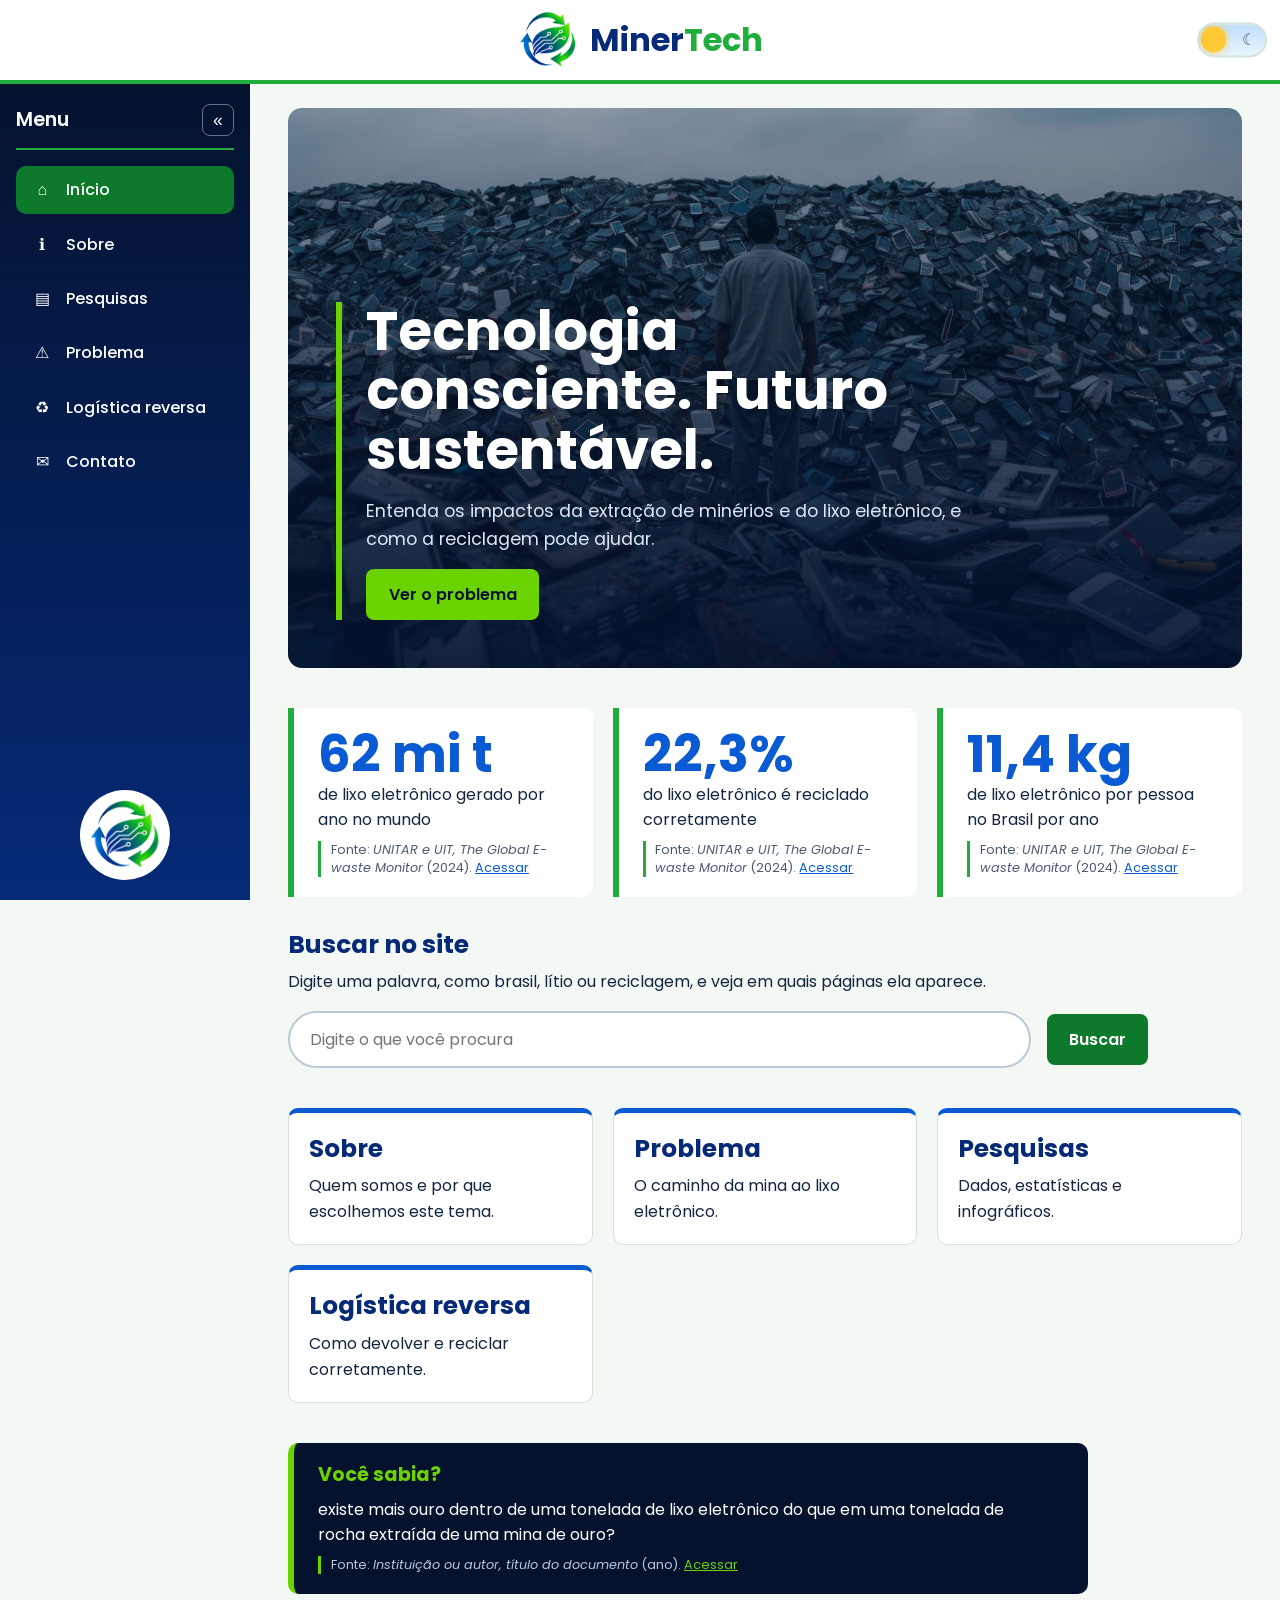
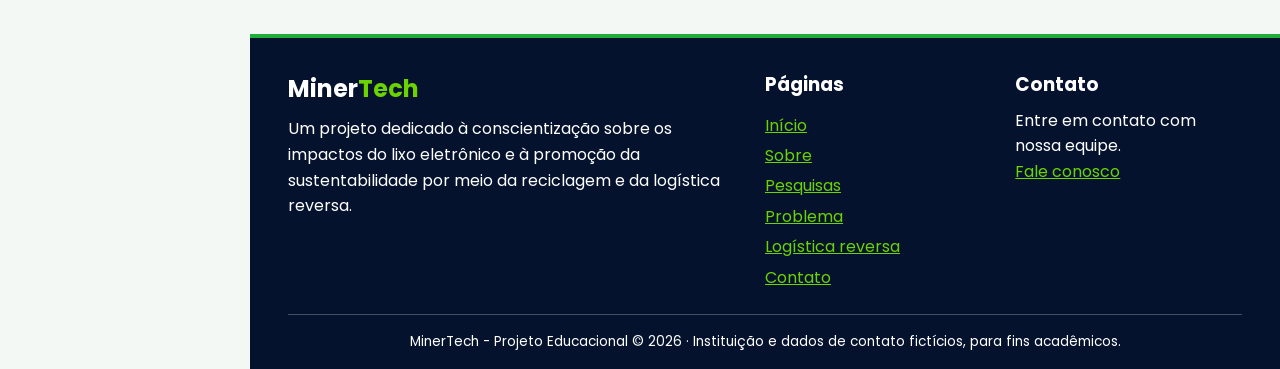
<file: index.html>
<!DOCTYPE html>
<html lang="pt-br">
<head>
    <meta charset="UTF-8">
    <meta name="viewport" content="width=device-width, initial-scale=1.0">
    <title>MinerTech | Início</title>
    <meta name="description" content="Tecnologia consciente, futuro sustentável: da mina ao lixo eletrônico.">
    <link rel="preconnect" href="https://fonts.googleapis.com">
    <link rel="preconnect" href="https://fonts.gstatic.com" crossorigin>
    <link href="https://fonts.googleapis.com/css2?family=Poppins:wght@400;500;600;700&display=swap" rel="stylesheet">
    <link rel="icon" type="image/png" href="imagens/favicon-32x32.png">
    <link rel="stylesheet" href="CSS/style.css">
    <script src="JavaScript/dado.js" defer></script>
    <script src="JavaScript/script.js" defer></script>
</head>
<body>

<header class="cabecalho">
    <button class="botao-menu" type="button" aria-label="Abrir menu" aria-expanded="false" aria-controls="menu-lateral">☰</button>
    <a href="index.html" class="marca">
        <img src="imagens/logo.png" alt="Logotipo MinerTech" class="logo">
        <span class="nome-site">Miner<span>Tech</span></span>
    </a>
</header>

<aside class="menu-lateral" id="menu-lateral">
    <div class="menu-topo">
        <h2 class="menu-titulo">Menu</h2>
        <button class="botao-recolher" type="button" aria-label="Recolher menu" aria-expanded="true" aria-controls="menu-lateral">«</button>
    </div>
    <nav class="menu" aria-label="Navegação principal">
            <a href="index.html" class="ativo" aria-current="page"><span class="icone" aria-hidden="true">⌂</span><span class="texto">Início</span></a>
            <a href="sobre.html"><span class="icone" aria-hidden="true">ℹ</span><span class="texto">Sobre</span></a>
            <a href="pesquisas.html"><span class="icone" aria-hidden="true">▤</span><span class="texto">Pesquisas</span></a>
            <a href="problema.html"><span class="icone" aria-hidden="true">⚠</span><span class="texto">Problema</span></a>
            <a href="logistica_reversa.html"><span class="icone" aria-hidden="true">♻</span><span class="texto">Logística reversa</span></a>
            <a href="contato.html"><span class="icone" aria-hidden="true">✉</span><span class="texto">Contato</span></a>
    </nav>
    <img src="imagens/logo.png" alt="" class="logo-menu">
</aside>

<main>
    <!-- Foto de destaque: salvo como imagens/foto-chocante.jpg -->
    <section class="destaque">
        <article class="tema">
            <h1>Tecnologia consciente. Futuro sustentável.</h1>
            <p>Entenda os impactos da extração de minérios e do lixo eletrônico, e como a reciclagem pode ajudar.</p>
            <a class="botao" href="problema.html">Ver o problema</a>
        </article>
    </section>

   <!-- Números de impacto: troque pelos seus dados; cada um tem sua fonte -->
<section class="numeros" id="numeros" aria-label="Números de impacto">
    <article class="numero">
        <strong>62 mi t</strong>
        <p data-texto="inicio-numero-1"></p>
        <small class="fonte">Fonte: <cite>UNITAR e UIT, The Global E-waste Monitor</cite> (2024). <a href="https://ewastemonitor.info/" target="_blank" rel="noopener">Acessar</a></small>
    </article>
    
    <article class="numero">
        <strong>22,3%</strong>
        <p data-texto="inicio-numero-2"></p>
        <small class="fonte">Fonte: <cite>UNITAR e UIT, The Global E-waste Monitor</cite> (2024). <a href="https://ewastemonitor.info/" target="_blank" rel="noopener">Acessar</a></small>
    </article>
    
    <article class="numero">
        <strong>11,4 kg</strong>
        <p data-texto="inicio-numero-3"></p>
        <small class="fonte">Fonte: <cite>UNITAR e UIT, The Global E-waste Monitor</cite> (2024). <a href="https://ewastemonitor.info/" target="_blank" rel="noopener">Acessar</a></small>
    </article>
</section>



    <section class="bloco-busca" id="busca" aria-labelledby="titulo-busca">
        <h2 id="titulo-busca">Buscar no site</h2>
        <p>Digite uma palavra, como brasil, lítio ou reciclagem, e veja em quais páginas ela aparece.</p>
        <form class="busca" id="form-busca" role="search" action="#">
            <label for="campo-busca" class="so-leitor">Buscar no site</label>
            <input type="search" id="campo-busca" name="q" autocomplete="off" placeholder="Digite o que você procura">
            <button type="submit" class="botao">Buscar</button>
        </form>
        <p class="busca-resumo" id="busca-resumo" aria-live="polite"></p>
        <ul class="resultados" id="resultados"></ul>
    </section>

    <section class="cards" aria-label="Conheça o projeto">
        <article class="card"><h2><a href="sobre.html">Sobre</a></h2><p>Quem somos e por que escolhemos este tema.</p></article>
        <article class="card"><h2><a href="problema.html">Problema</a></h2><p>O caminho da mina ao lixo eletrônico.</p></article>
        <article class="card"><h2><a href="pesquisas.html">Pesquisas</a></h2><p>Dados, estatísticas e infográficos.</p></article>
        <article class="card"><h2><a href="logistica_reversa.html">Logística reversa</a></h2><p>Como devolver e reciclar corretamente.</p></article>
    </section>



    <aside class="curiosidade" id="curiosidade">
        <h2>Você sabia?</h2>
        <p data-texto="inicio-curiosidade"></p>
        <small class="fonte">Fonte: <cite>Instituição ou autor, título do documento</cite> (ano). <a href="#" target="_blank" rel="noopener">Acessar</a></small>
    </aside>
</main>

<footer class="rodape">
    <section class="rodape-info">
        <h2>Miner<span>Tech</span></h2>
        <p>Um projeto dedicado à conscientização sobre os impactos do lixo eletrônico e à promoção da sustentabilidade por meio da reciclagem e da logística reversa.</p>
    </section>
    <nav class="rodape-nav" aria-label="Navegação do rodapé">
        <h3>Páginas</h3>
        <a href="index.html">Início</a>
        <a href="sobre.html">Sobre</a>
        <a href="pesquisas.html">Pesquisas</a>
        <a href="problema.html">Problema</a>
        <a href="logistica_reversa.html">Logística reversa</a>
        <a href="contato.html">Contato</a>
    </nav>
    <section class="rodape-contato">
        <h3>Contato</h3>
        <p>Entre em contato com nossa equipe.</p>
        <a href="contato.html">Fale conosco</a>
    </section>
    <p class="rodape-final">MinerTech - Projeto Educacional © <time datetime="2026">2026</time> · Instituição e dados de contato fictícios, para fins acadêmicos.</p>
</footer>

</body>
</html>
</file>
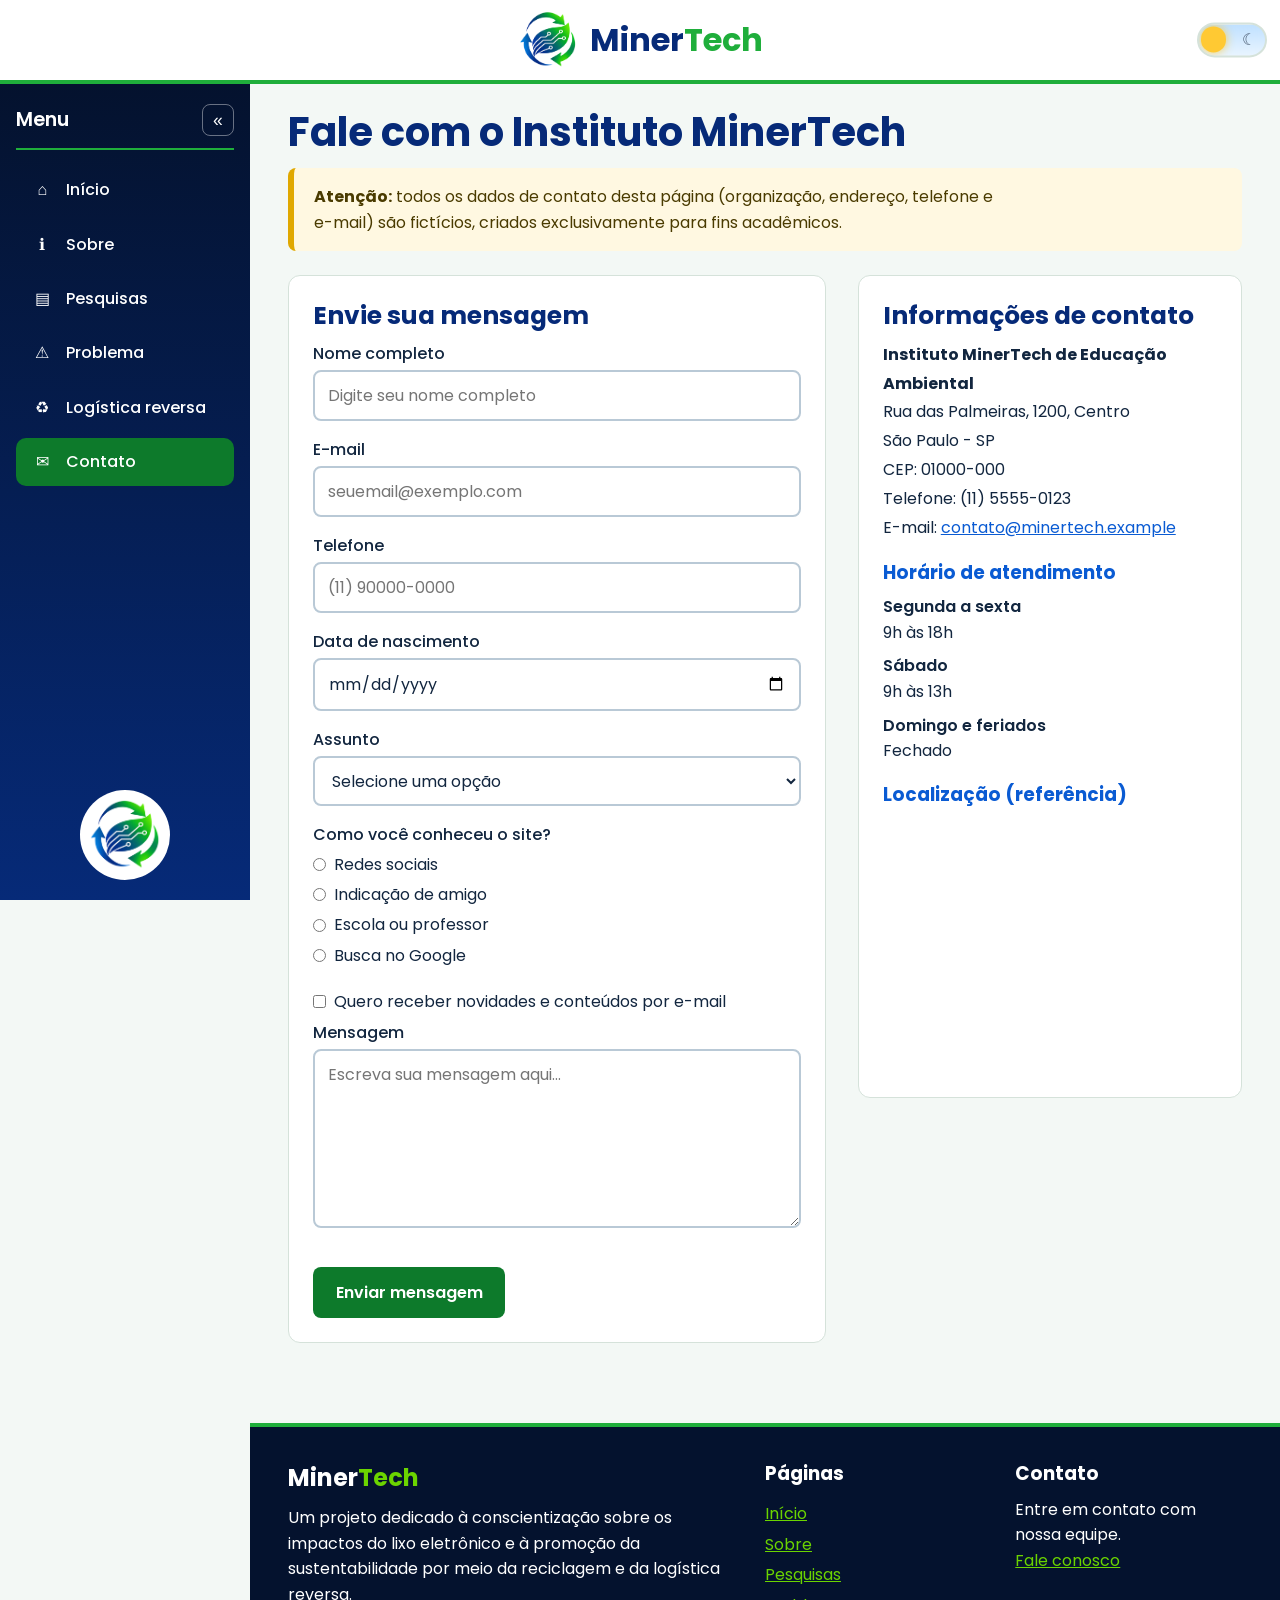
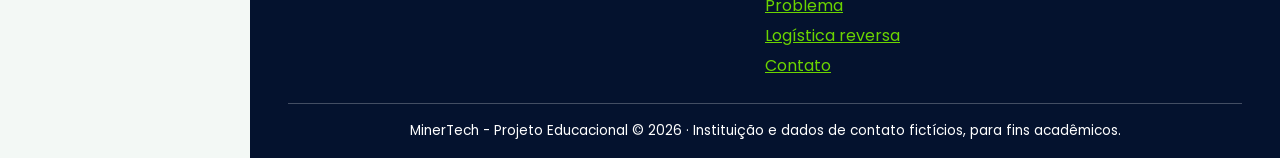
<file: contato.html>
<!DOCTYPE html>
<html lang="pt-br">
<head>
    <meta charset="UTF-8">
    <meta name="viewport" content="width=device-width, initial-scale=1.0">
    <title>MinerTech | Contato</title>
    <meta name="description" content="Fale com a equipe do projeto MinerTech.">
    <link rel="preconnect" href="https://fonts.googleapis.com">
    <link rel="preconnect" href="https://fonts.gstatic.com" crossorigin>
    <link href="https://fonts.googleapis.com/css2?family=Poppins:wght@400;500;600;700&display=swap" rel="stylesheet">
    <link rel="icon" type="image/png" href="imagens/favicon-32x32.png">
    <link rel="stylesheet" href="CSS/style.css">
    <script src="JavaScript/dado.js" defer></script>
    <script src="JavaScript/script.js" defer></script>
</head>
<body>

<header class="cabecalho">
    <button class="botao-menu" type="button" aria-label="Abrir menu" aria-expanded="false" aria-controls="menu-lateral">☰</button>
    <a href="index.html" class="marca">
        <img src="imagens/logo.png" alt="Logotipo MinerTech" class="logo">
        <span class="nome-site">Miner<span>Tech</span></span>
    </a>
</header>

<aside class="menu-lateral" id="menu-lateral">
    <div class="menu-topo">
        <h2 class="menu-titulo">Menu</h2>
        <button class="botao-recolher" type="button" aria-label="Recolher menu" aria-expanded="true" aria-controls="menu-lateral">«</button>
    </div>
    <nav class="menu" aria-label="Navegação principal">
            <a href="index.html"><span class="icone" aria-hidden="true">⌂</span><span class="texto">Início</span></a>
            <a href="sobre.html"><span class="icone" aria-hidden="true">ℹ</span><span class="texto">Sobre</span></a>
            <a href="pesquisas.html"><span class="icone" aria-hidden="true">▤</span><span class="texto">Pesquisas</span></a>
            <a href="problema.html"><span class="icone" aria-hidden="true">⚠</span><span class="texto">Problema</span></a>
            <a href="logistica_reversa.html"><span class="icone" aria-hidden="true">♻</span><span class="texto">Logística reversa</span></a>
            <a href="contato.html" class="ativo" aria-current="page"><span class="icone" aria-hidden="true">✉</span><span class="texto">Contato</span></a>
    </nav>
    <img src="imagens/logo.png" alt="" class="logo-menu">
</aside>

<main>
    <h1 class="titulo-pagina">Fale com o Instituto MinerTech</h1>

    <section class="aviso-ficticio">
        <p><strong>Atenção:</strong> todos os dados de contato desta página (organização, endereço, telefone e e-mail) são fictícios, criados exclusivamente para fins acadêmicos.</p>
    </section>

    <div class="secao-contato">

        <section class="bloco-formulario" aria-labelledby="titulo-form">
            <h2 id="titulo-form">Envie sua mensagem</h2>

            <!-- Formulário fictício: o script.js só mostra a confirmação, nenhum dado é enviado -->
            <form action="#" id="form-contato" novalidate>

                <div class="campo">
                    <label for="nome">Nome completo</label>
                    <input type="text" id="nome" name="nome" placeholder="Digite seu nome completo" autocomplete="name" required>
                </div>

                <div class="campo">
                    <label for="email">E-mail</label>
                    <input type="email" id="email" name="email" placeholder="seuemail@exemplo.com" autocomplete="email" required>
                </div>

                <div class="campo">
                    <label for="telefone">Telefone</label>
                    <input type="tel" id="telefone" name="telefone" placeholder="(11) 90000-0000" autocomplete="tel">
                </div>

                <div class="campo">
                    <label for="nascimento">Data de nascimento</label>
                    <input type="date" id="nascimento" name="nascimento">
                </div>

                <div class="campo">
                    <label for="assunto">Assunto</label>
                    <select id="assunto" name="assunto">
                        <option value="">Selecione uma opção</option>
                        <option value="duvida">Dúvida sobre o projeto</option>
                        <option value="descarte">Onde descartar meu aparelho</option>
                        <option value="parceria">Parceria</option>
                        <option value="imprensa">Imprensa</option>
                        <option value="outro">Outro</option>
                    </select>
                </div>

                <fieldset class="campo">
                    <legend>Como você conheceu o site?</legend>
                    <div class="opcao-radio"><input type="radio" id="origem-redes" name="origem" value="redes-sociais"><label for="origem-redes">Redes sociais</label></div>
                    <div class="opcao-radio"><input type="radio" id="origem-amigo" name="origem" value="amigo"><label for="origem-amigo">Indicação de amigo</label></div>
                    <div class="opcao-radio"><input type="radio" id="origem-escola" name="origem" value="escola"><label for="origem-escola">Escola ou professor</label></div>
                    <div class="opcao-radio"><input type="radio" id="origem-busca" name="origem" value="busca"><label for="origem-busca">Busca no Google</label></div>
                </fieldset>

                <div class="campo campo-checkbox">
                    <input type="checkbox" id="newsletter" name="newsletter">
                    <label for="newsletter">Quero receber novidades e conteúdos por e-mail</label>
                </div>

                <div class="campo">
                    <label for="mensagem">Mensagem</label>
                    <textarea id="mensagem" name="mensagem" rows="6" placeholder="Escreva sua mensagem aqui..." required></textarea>
                </div>

                <button type="submit" class="botao">Enviar mensagem</button>
                <p class="retorno" id="retorno" role="status" aria-live="polite" hidden>Mensagem enviada! Obrigado pelo contato. Responderemos em até 2 dias úteis.</p>
            </form>
        </section>

        <aside class="bloco-info" aria-labelledby="titulo-info">
            <h2 id="titulo-info">Informações de contato</h2>

            <address>
                <strong>Instituto MinerTech de Educação Ambiental</strong><br>
                Rua das Palmeiras, 1200, Centro<br>
                São Paulo - SP<br>
                CEP: 01000-000<br>
                Telefone: (11) 5555-0123<br>
                E-mail: <a href="mailto:contato@minertech.example">contato@minertech.example</a>
            </address>

            <h3>Horário de atendimento</h3>
            <dl class="horarios">
                <dt>Segunda a sexta</dt><dd>9h às 18h</dd>
                <dt>Sábado</dt><dd>9h às 13h</dd>
                <dt>Domingo e feriados</dt><dd>Fechado</dd>
            </dl>

            <h3>Localização (referência)</h3>
            <iframe title="Mapa com localização de referência do Instituto MinerTech" src="https://www.google.com/maps?q=São+Paulo,+SP&output=embed" width="100%" height="250" style="border:0;" allowfullscreen loading="lazy"></iframe>
        </aside>

    </div>
</main>

<footer class="rodape">
    <section class="rodape-info">
        <h2>Miner<span>Tech</span></h2>
        <p>Um projeto dedicado à conscientização sobre os impactos do lixo eletrônico e à promoção da sustentabilidade por meio da reciclagem e da logística reversa.</p>
    </section>
    <nav class="rodape-nav" aria-label="Navegação do rodapé">
        <h3>Páginas</h3>
        <a href="index.html">Início</a>
        <a href="sobre.html">Sobre</a>
        <a href="pesquisas.html">Pesquisas</a>
        <a href="problema.html">Problema</a>
        <a href="logistica_reversa.html">Logística reversa</a>
        <a href="contato.html">Contato</a>
    </nav>
    <section class="rodape-contato">
        <h3>Contato</h3>
        <p>Entre em contato com nossa equipe.</p>
        <a href="contato.html">Fale conosco</a>
    </section>
    <p class="rodape-final">MinerTech - Projeto Educacional © <time datetime="2026">2026</time> · Instituição e dados de contato fictícios, para fins acadêmicos.</p>
</footer>

</body>
</html>
</file>
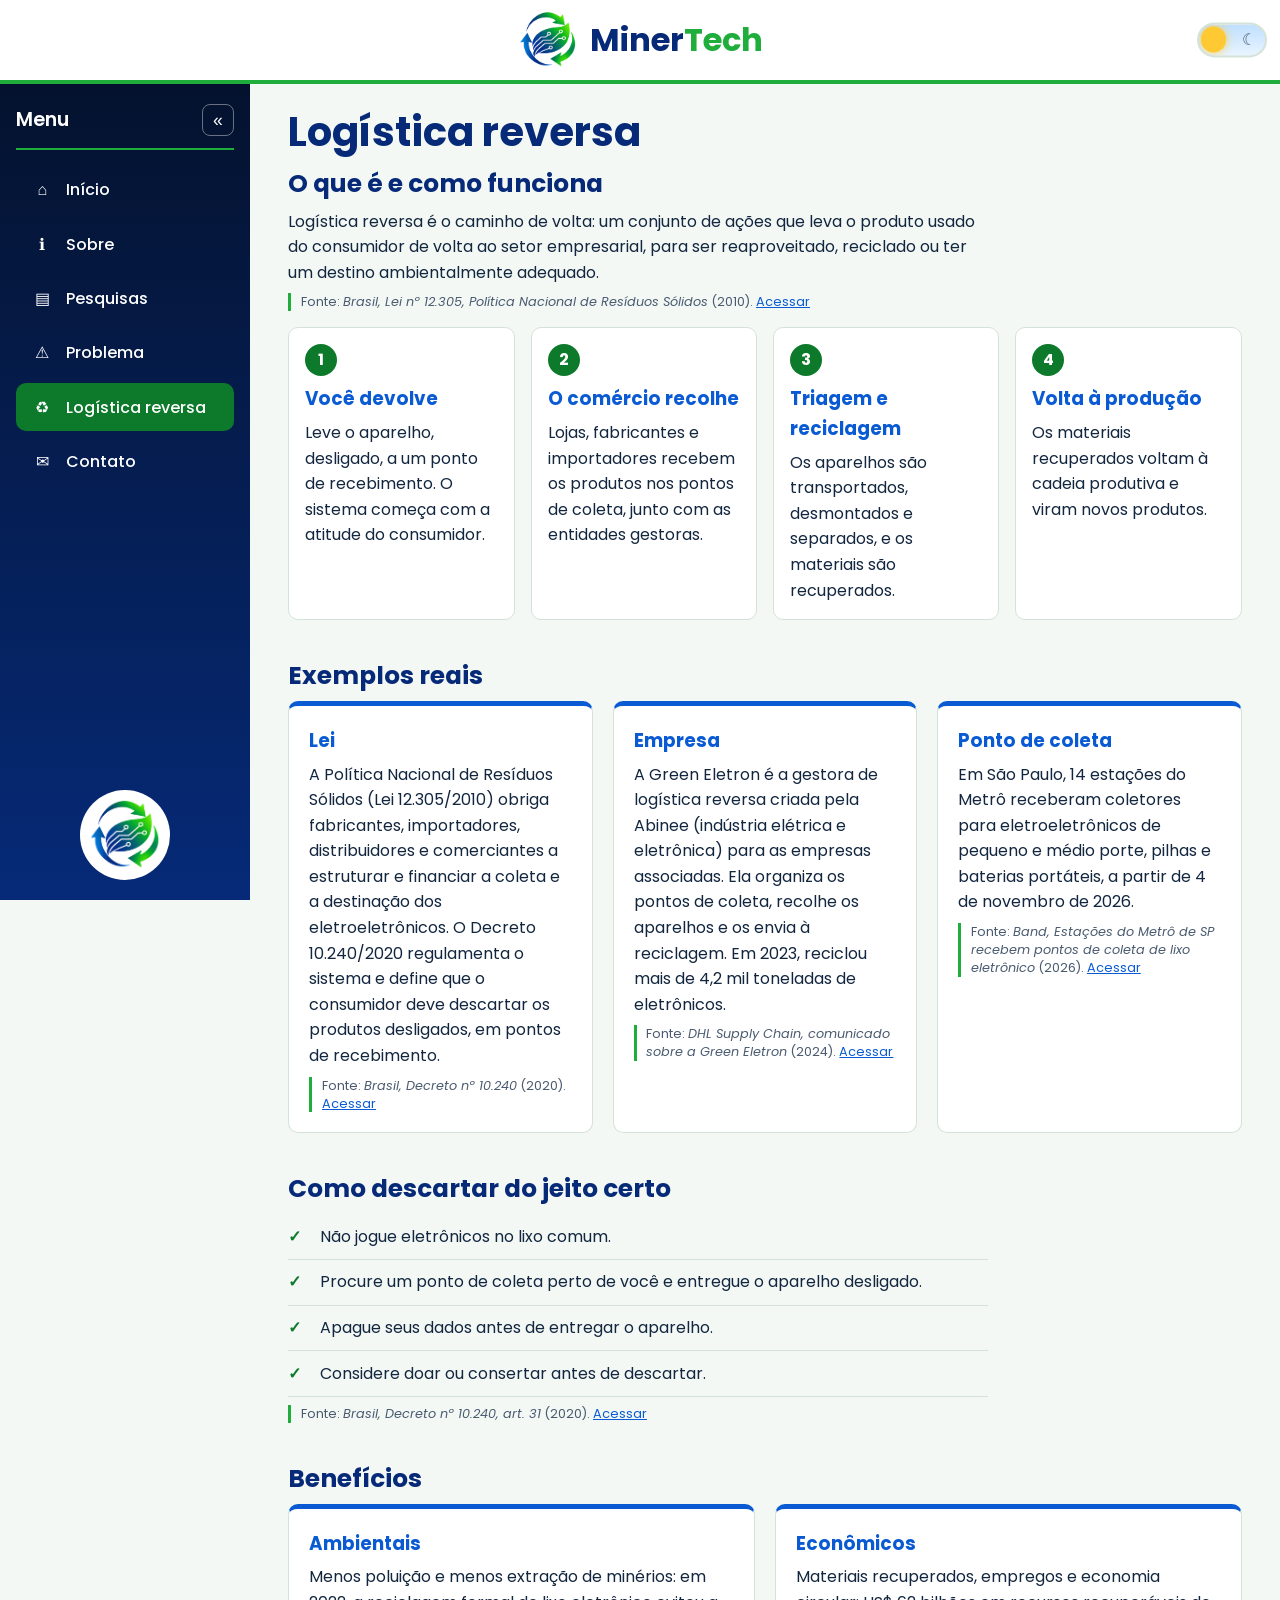
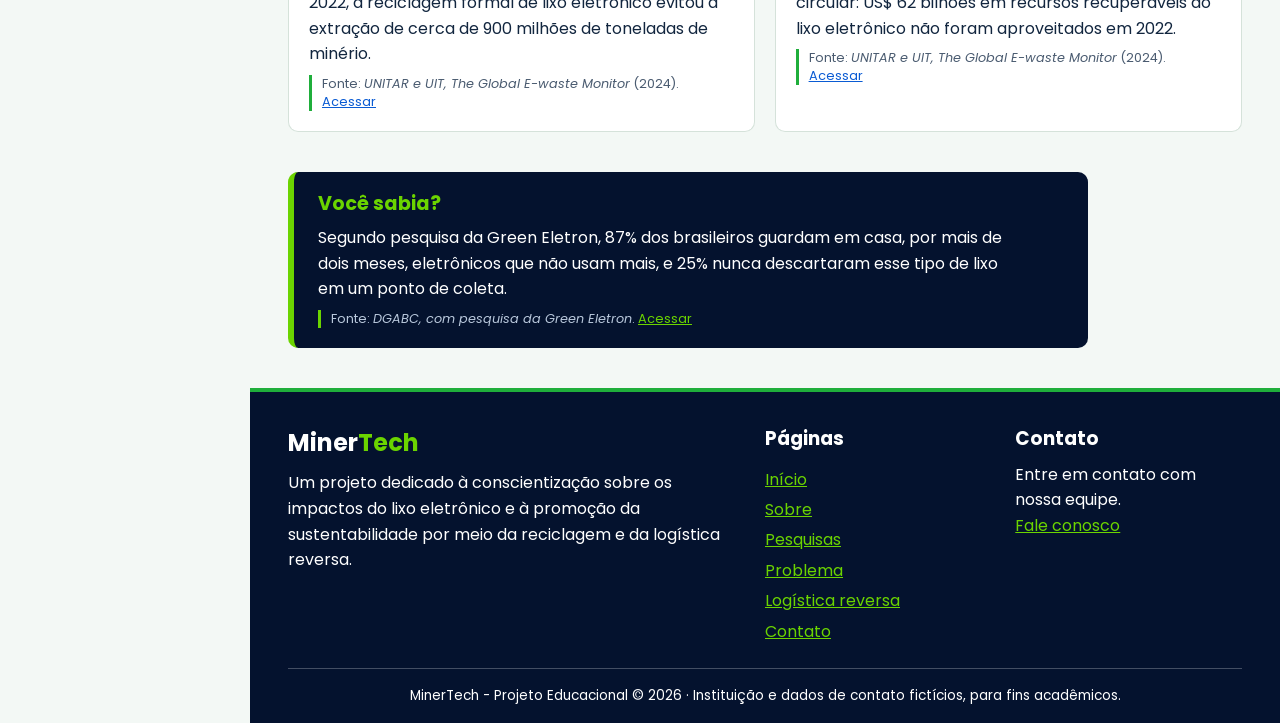
<file: logistica_reversa.html>
<!DOCTYPE html>
<html lang="pt-br">
<head>
    <meta charset="UTF-8">
    <meta name="viewport" content="width=device-width, initial-scale=1.0">
    <title>MinerTech | Logística reversa</title>
    <meta name="description" content="O que é logística reversa, exemplos reais, dicas de descarte e benefícios.">
    <link rel="preconnect" href="https://fonts.googleapis.com">
    <link rel="preconnect" href="https://fonts.gstatic.com" crossorigin>
    <link href="https://fonts.googleapis.com/css2?family=Poppins:wght@400;500;600;700&display=swap" rel="stylesheet">
    <link rel="icon" type="image/png" href="imagens/favicon-32x32.png">
    <link rel="stylesheet" href="CSS/style.css">
    <script src="JavaScript/dado.js" defer></script>
    <script src="JavaScript/script.js" defer></script>
</head>
<body>

<header class="cabecalho">
    <button class="botao-menu" type="button" aria-label="Abrir menu" aria-expanded="false" aria-controls="menu-lateral">☰</button>
    <a href="index.html" class="marca">
        <img src="imagens/logo.png" alt="Logotipo MinerTech" class="logo">
        <span class="nome-site">Miner<span>Tech</span></span>
    </a>
</header>

<aside class="menu-lateral" id="menu-lateral">
    <div class="menu-topo">
        <h2 class="menu-titulo">Menu</h2>
        <button class="botao-recolher" type="button" aria-label="Recolher menu" aria-expanded="true" aria-controls="menu-lateral">«</button>
    </div>
    <nav class="menu" aria-label="Navegação principal">
            <a href="index.html"><span class="icone" aria-hidden="true">⌂</span><span class="texto">Início</span></a>
            <a href="sobre.html"><span class="icone" aria-hidden="true">ℹ</span><span class="texto">Sobre</span></a>
            <a href="pesquisas.html"><span class="icone" aria-hidden="true">▤</span><span class="texto">Pesquisas</span></a>
            <a href="problema.html"><span class="icone" aria-hidden="true">⚠</span><span class="texto">Problema</span></a>
            <a href="logistica_reversa.html" class="ativo" aria-current="page"><span class="icone" aria-hidden="true">♻</span><span class="texto">Logística reversa</span></a>
            <a href="contato.html"><span class="icone" aria-hidden="true">✉</span><span class="texto">Contato</span></a>
    </nav>
    <img src="imagens/logo.png" alt="" class="logo-menu">
</aside>

<main>
    <h1 class="titulo-pagina">Logística reversa</h1>

    <section id="como-funciona">
        <article>
            <h2>O que é e como funciona</h2>
            <p data-texto="logistica-como-funciona"></p>
            <small class="fonte">Fonte: <cite>Brasil, Lei nº 12.305, Política Nacional de Resíduos Sólidos</cite> (2010). <a href="https://www.planalto.gov.br/ccivil_03/_ato2007-2010/2010/lei/l12305.htm" target="_blank" rel="noopener">Acessar</a></small>
            <ol class="passos">
                <li><h3>Você devolve</h3><p>Leve o aparelho, desligado, a um ponto de recebimento. O sistema começa com a atitude do consumidor.</p></li>
                <li><h3>O comércio recolhe</h3><p>Lojas, fabricantes e importadores recebem os produtos nos pontos de coleta, junto com as entidades gestoras.</p></li>
                <li><h3>Triagem e reciclagem</h3><p>Os aparelhos são transportados, desmontados e separados, e os materiais são recuperados.</p></li>
                <li><h3>Volta à produção</h3><p>Os materiais recuperados voltam à cadeia produtiva e viram novos produtos.</p></li>
            </ol>
        </article>
    </section>

    <section id="exemplos">
        <h2>Exemplos reais</h2>
        <div class="cards">
            <article class="card"><h3>Lei</h3><p data-texto="logistica-lei"></p><small class="fonte">Fonte: <cite>Brasil, Decreto nº 10.240</cite> (2020). <a href="https://www2.camara.leg.br/legin/fed/decret/2020/decreto-10240-12-fevereiro-2020-789763-norma-pe.html" target="_blank" rel="noopener">Acessar</a></small></article>
            <article class="card"><h3>Empresa</h3><p data-texto="logistica-empresa"></p><small class="fonte">Fonte: <cite>DHL Supply Chain, comunicado sobre a Green Eletron</cite> (2024). <a href="https://www.dhl.com/br-pt/home/imprensa/arquivo-de-imprensa/2024/com-novo-desenho-dhl-supply-chain-torna-a-logistica-reversa-de-eletroeletronicos-da-green-eletron-mais-eficiente.html" target="_blank" rel="noopener">Acessar</a></small></article>
            <article class="card"><h3>Ponto de coleta</h3><p data-texto="logistica-ponto"></p><small class="fonte">Fonte: <cite>Band, Estações do Metrô de SP recebem pontos de coleta de lixo eletrônico</cite> (2026). <a href="https://www.band.com.br/nacional/sp/estacoes-do-metro-de-sp-recebem-pontos-de-coleta-de-lixo-eletronico" target="_blank" rel="noopener">Acessar</a></small></article>
        </div>
    </section>

    <section id="dicas">
        <article>
            <h2>Como descartar do jeito certo</h2>
            <ul class="dicas">
                <li>Não jogue eletrônicos no lixo comum.</li>
                <li>Procure um ponto de coleta perto de você e entregue o aparelho desligado.</li>
                <li>Apague seus dados antes de entregar o aparelho.</li>
                <li>Considere doar ou consertar antes de descartar.</li>
            </ul>
            <small class="fonte">Fonte: <cite>Brasil, Decreto nº 10.240, art. 31</cite> (2020). <a href="https://www.vademecumprevidenciario.com.br/legislacao/art/dec_00102402020-31" target="_blank" rel="noopener">Acessar</a></small>
        </article>
    </section>

    <section id="beneficios">
        <h2>Benefícios</h2>
        <div class="cards">
            <article class="card"><h3>Ambientais</h3><p data-texto="logistica-ambientais"></p><small class="fonte">Fonte: <cite>UNITAR e UIT, The Global E-waste Monitor</cite> (2024). <a href="https://www.itu.int/en/mediacentre/pages/pr-2024-03-20-e-waste-recycling.aspx" target="_blank" rel="noopener">Acessar</a></small></article>
            <article class="card"><h3>Econômicos</h3><p data-texto="logistica-economicos"></p><small class="fonte">Fonte: <cite>UNITAR e UIT, The Global E-waste Monitor</cite> (2024). <a href="https://www.itu.int/en/mediacentre/pages/pr-2024-03-20-e-waste-recycling.aspx" target="_blank" rel="noopener">Acessar</a></small></article>
        </div>
    </section>

    <aside class="curiosidade" id="curiosidade">
        <h2>Você sabia?</h2>
        <p data-texto="logistica-curiosidade"></p>
        <small class="fonte">Fonte: <cite>DGABC, com pesquisa da Green Eletron</cite>. <a href="https://www.dgabc.com.br/Noticia/4176822/enel-reativa-ponto-de-coleta-de-reciclaveis-por-bonificacao-em-santo-andre" target="_blank" rel="noopener">Acessar</a></small>
    </aside>
</main>

<footer class="rodape">
    <section class="rodape-info">
        <h2>Miner<span>Tech</span></h2>
        <p>Um projeto dedicado à conscientização sobre os impactos do lixo eletrônico e à promoção da sustentabilidade por meio da reciclagem e da logística reversa.</p>
    </section>
    <nav class="rodape-nav" aria-label="Navegação do rodapé">
        <h3>Páginas</h3>
        <a href="index.html">Início</a>
        <a href="sobre.html">Sobre</a>
        <a href="pesquisas.html">Pesquisas</a>
        <a href="problema.html">Problema</a>
        <a href="logistica_reversa.html">Logística reversa</a>
        <a href="contato.html">Contato</a>
    </nav>
    <section class="rodape-contato">
        <h3>Contato</h3>
        <p>Entre em contato com nossa equipe.</p>
        <a href="contato.html">Fale conosco</a>
    </section>
    <p class="rodape-final">MinerTech - Projeto Educacional © <time datetime="2026">2026</time> · Instituição e dados de contato fictícios, para fins acadêmicos.</p>
</footer>

</body>
</html>
</file>
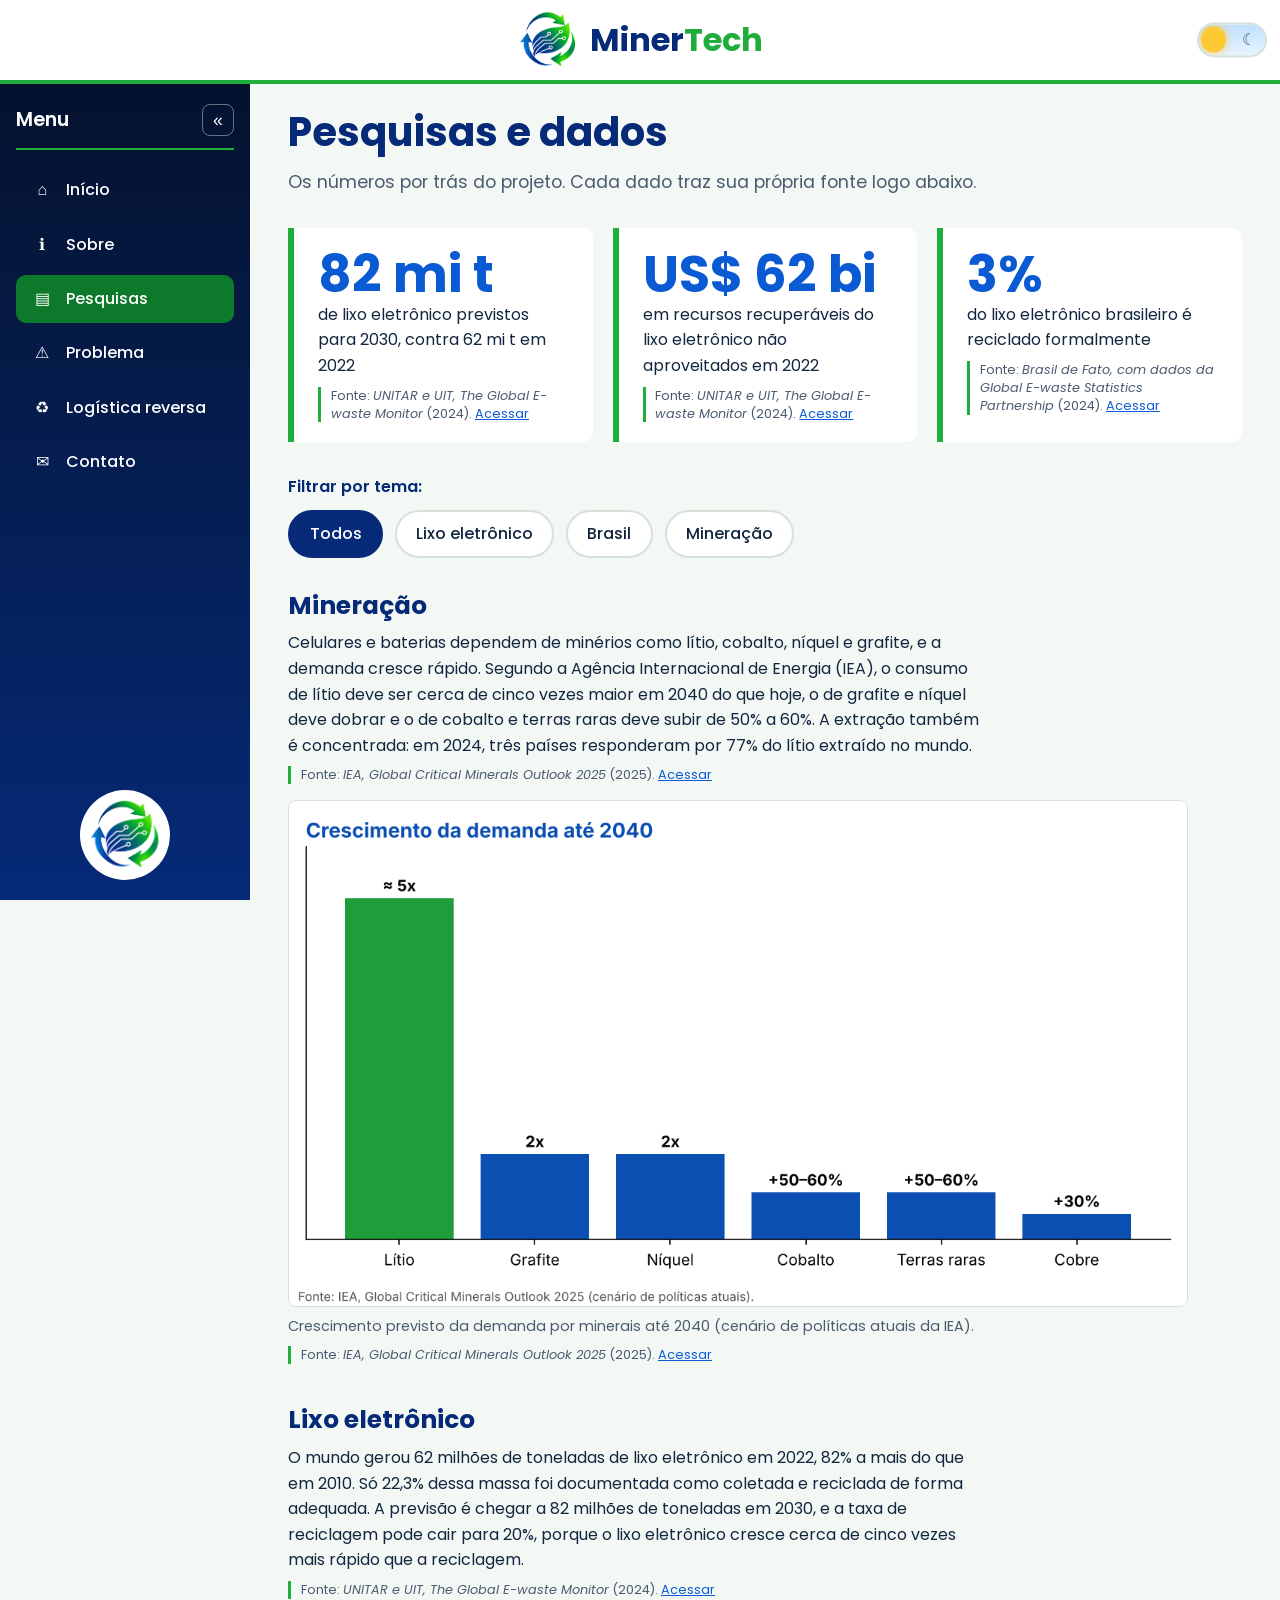
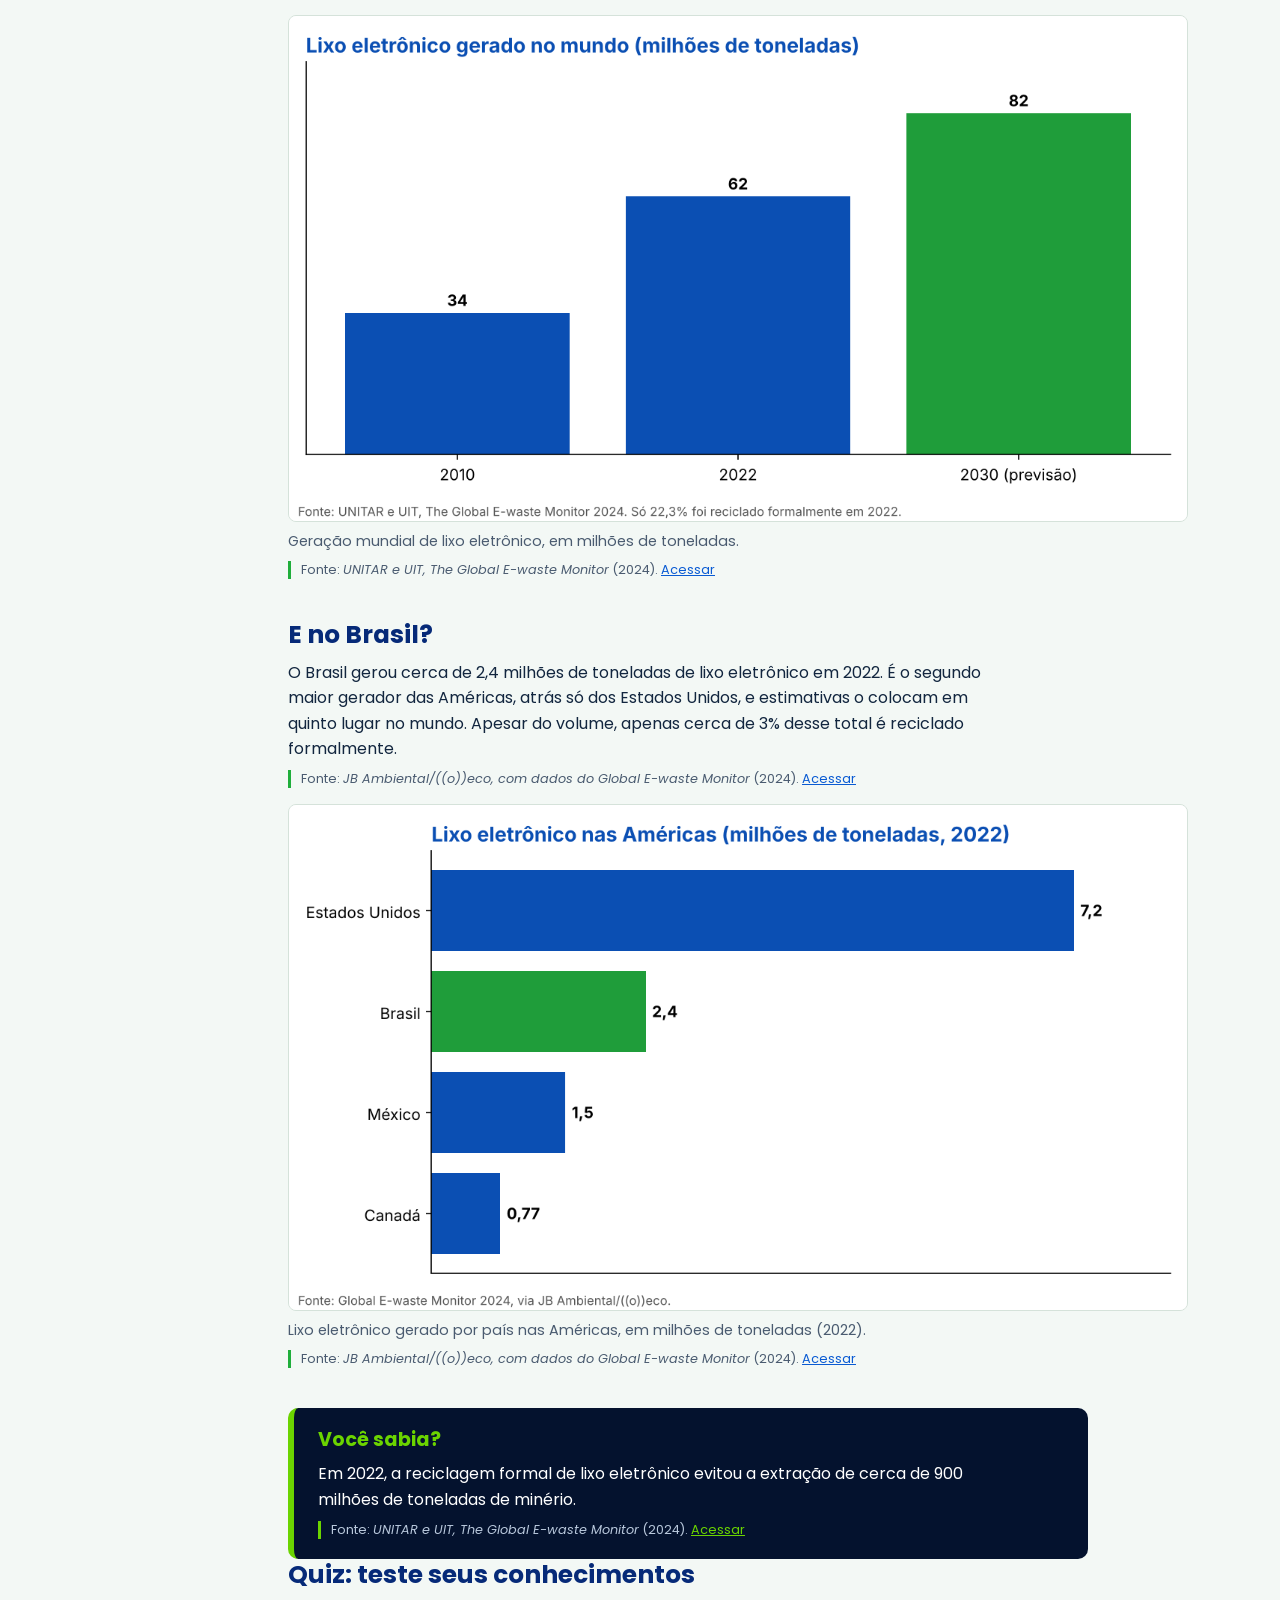
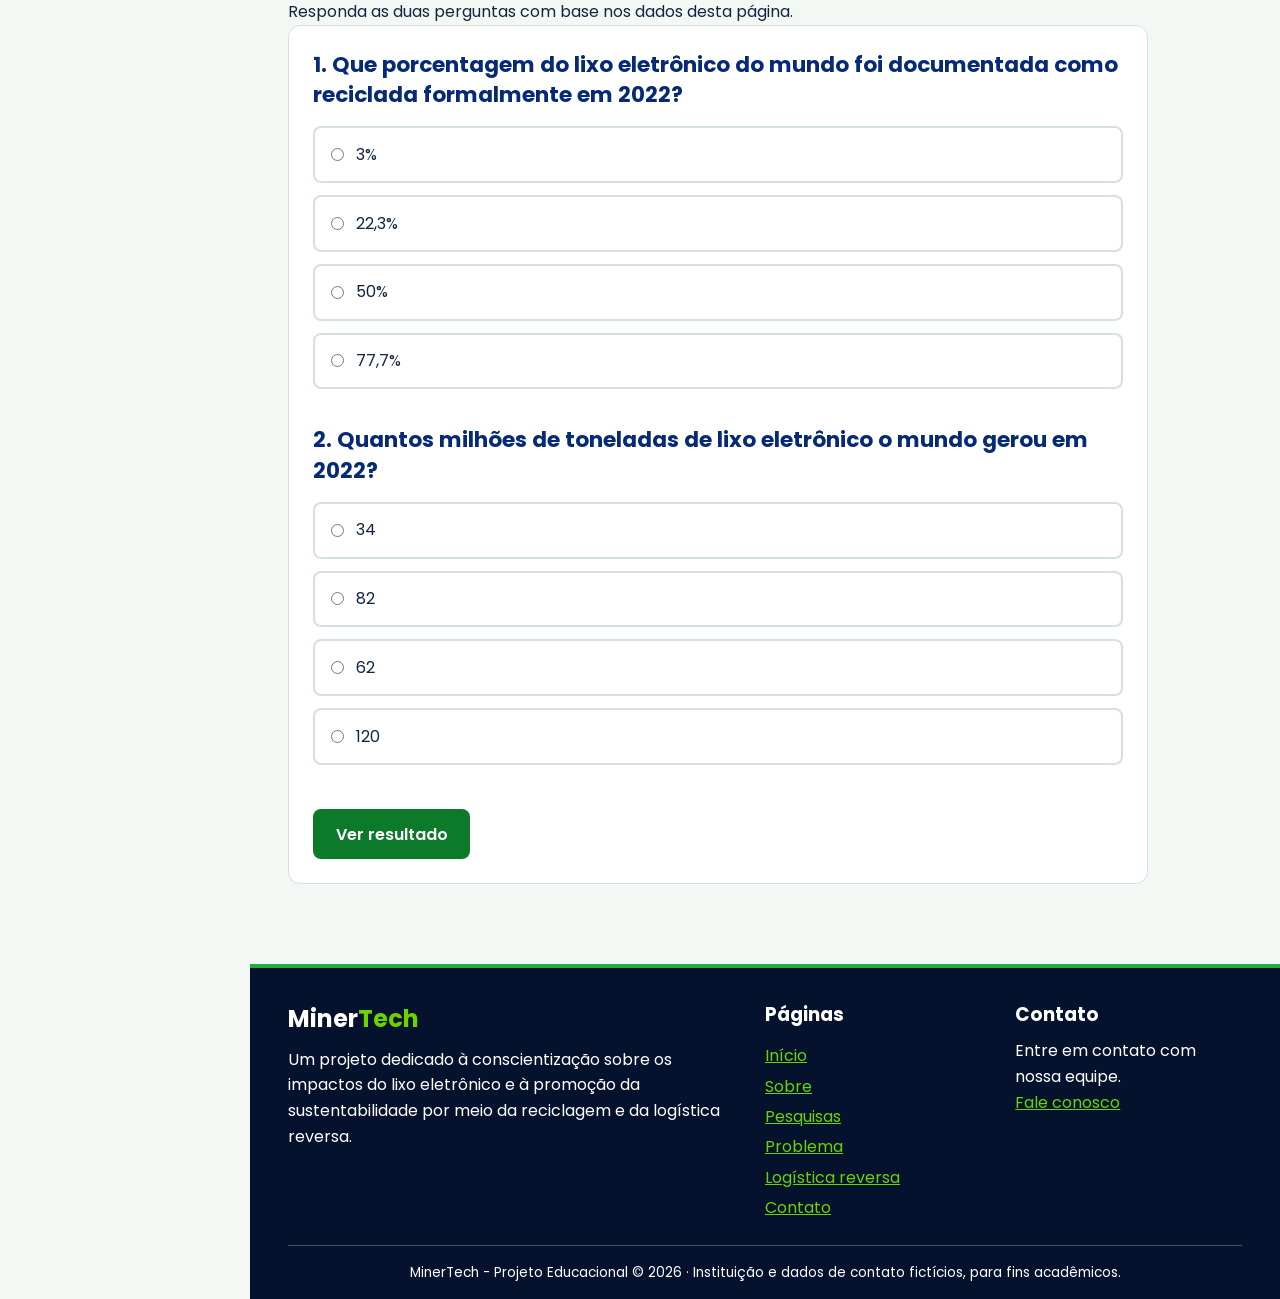
<file: pesquisas.html>
<!DOCTYPE html>
<html lang="pt-br">
<head>
    <meta charset="UTF-8">
    <meta name="viewport" content="width=device-width, initial-scale=1.0">
    <title>MinerTech | Pesquisas</title>
    <meta name="description" content="Dados e estatísticas sobre mineração e lixo eletrônico.">
    <link rel="preconnect" href="https://fonts.googleapis.com">
    <link rel="preconnect" href="https://fonts.gstatic.com" crossorigin>
    <link href="https://fonts.googleapis.com/css2?family=Poppins:wght@400;500;600;700&display=swap" rel="stylesheet">
    <link rel="icon" type="image/png" href="imagens/favicon-32x32.png">
    <link rel="stylesheet" href="CSS/style.css">
    <script src="JavaScript/dado.js" defer></script>
    <script src="JavaScript/script.js" defer></script>
</head>
<body>

<header class="cabecalho">
    <button class="botao-menu" type="button" aria-label="Abrir menu" aria-expanded="false" aria-controls="menu-lateral">☰</button>
    <a href="index.html" class="marca">
        <img src="imagens/logo.png" alt="Logotipo MinerTech" class="logo">
        <span class="nome-site">Miner<span>Tech</span></span>
    </a>
</header>

<aside class="menu-lateral" id="menu-lateral">
    <div class="menu-topo">
        <h2 class="menu-titulo">Menu</h2>
        <button class="botao-recolher" type="button" aria-label="Recolher menu" aria-expanded="true" aria-controls="menu-lateral">«</button>
    </div>
    <nav class="menu" aria-label="Navegação principal">
            <a href="index.html"><span class="icone" aria-hidden="true">⌂</span><span class="texto">Início</span></a>
            <a href="sobre.html"><span class="icone" aria-hidden="true">ℹ</span><span class="texto">Sobre</span></a>
            <a href="pesquisas.html" class="ativo" aria-current="page"><span class="icone" aria-hidden="true">▤</span><span class="texto">Pesquisas</span></a>
            <a href="problema.html"><span class="icone" aria-hidden="true">⚠</span><span class="texto">Problema</span></a>
            <a href="logistica_reversa.html"><span class="icone" aria-hidden="true">♻</span><span class="texto">Logística reversa</span></a>
            <a href="contato.html"><span class="icone" aria-hidden="true">✉</span><span class="texto">Contato</span></a>
    </nav>
    <img src="imagens/logo.png" alt="" class="logo-menu">
</aside>

<main>
    <h1 class="titulo-pagina">Pesquisas e dados</h1>
    <p class="introducao">Os números por trás do projeto. Cada dado traz sua própria fonte logo abaixo.</p>

    <section class="numeros" id="numeros" aria-label="Principais dados">
        <article class="numero"><strong>82 mi t</strong><p data-texto="pesquisas-numero-1"></p><small class="fonte">Fonte: <cite>UNITAR e UIT, The Global E-waste Monitor</cite> (2024). <a href="https://www.itu.int/en/mediacentre/pages/pr-2024-03-20-e-waste-recycling.aspx" target="_blank" rel="noopener">Acessar</a></small></article>
        <article class="numero"><strong>US$ 62 bi</strong><p data-texto="pesquisas-numero-2"></p><small class="fonte">Fonte: <cite>UNITAR e UIT, The Global E-waste Monitor</cite> (2024). <a href="https://www.itu.int/en/mediacentre/pages/pr-2024-03-20-e-waste-recycling.aspx" target="_blank" rel="noopener">Acessar</a></small></article>
        <article class="numero"><strong>3%</strong><p data-texto="pesquisas-numero-3"></p><small class="fonte">Fonte: <cite>Brasil de Fato, com dados da Global E-waste Statistics Partnership</cite> (2024). <a href="https://www.brasildefato.com.br/2024/12/26/brasil-e-5-pais-que-mais-gera-lixo-eletronico-mas-so-3-e-descartado-corretamente-saiba-como-fazer/" target="_blank" rel="noopener">Acessar</a></small></article>
    </section>

    <div class="filtro" role="group" aria-labelledby="titulo-filtro">
        <p class="filtro-titulo" id="titulo-filtro">Filtrar por tema:</p>
        <div class="filtro-botoes">
            <button type="button" class="filtro-botao" data-tema="todos" aria-pressed="true">Todos</button>
            <button type="button" class="filtro-botao" data-tema="lixo-eletronico" aria-pressed="false">Lixo eletrônico</button>
            <button type="button" class="filtro-botao" data-tema="brasil" aria-pressed="false">Brasil</button>
            <button type="button" class="filtro-botao" data-tema="mineracao" aria-pressed="false">Mineração</button>
        </div>
    </div>

    <section id="mineracao">
        <article>
            <h2>Mineração</h2>
            <p data-texto="mineracao"></p>
            <small class="fonte">Fonte: <cite>IEA, Global Critical Minerals Outlook 2025</cite> (2025). <a href="https://www.iea.org/reports/global-critical-minerals-outlook-2025/outlook-for-key-minerals" target="_blank" rel="noopener">Acessar</a></small>
            <figure class="infografico">
                <img src="imagens/infografico-mineracao.png" alt="Gráfico de barras com o crescimento previsto da demanda por minerais até 2040: lítio cerca de 5 vezes, grafite e níquel 2 vezes, cobalto e terras raras de 50% a 60% e cobre 30%.">
                <figcaption>Crescimento previsto da demanda por minerais até 2040 (cenário de políticas atuais da IEA). <small class="fonte">Fonte: <cite>IEA, Global Critical Minerals Outlook 2025</cite> (2025). <a href="https://www.iea.org/reports/global-critical-minerals-outlook-2025/outlook-for-key-minerals" target="_blank" rel="noopener">Acessar</a></small></figcaption>
            </figure>
        </article>
    </section>

    <section id="lixo-eletronico">
        <article>
            <h2>Lixo eletrônico</h2>
            <p data-texto="lixo-eletronico"></p>
            <small class="fonte">Fonte: <cite>UNITAR e UIT, The Global E-waste Monitor</cite> (2024). <a href="https://www.itu.int/en/mediacentre/pages/pr-2024-03-20-e-waste-recycling.aspx" target="_blank" rel="noopener">Acessar</a></small>
            <figure class="infografico">
                <img src="imagens/infografico-lixo-eletronico.png" alt="Gráfico de barras da geração mundial de lixo eletrônico: 34 milhões de toneladas em 2010, 62 milhões em 2022 e 82 milhões previstos para 2030.">
                <figcaption>Geração mundial de lixo eletrônico, em milhões de toneladas. <small class="fonte">Fonte: <cite>UNITAR e UIT, The Global E-waste Monitor</cite> (2024). <a href="https://www.itu.int/en/mediacentre/pages/pr-2024-03-20-e-waste-recycling.aspx" target="_blank" rel="noopener">Acessar</a></small></figcaption>
            </figure>
        </article>
    </section>

    <section id="brasil">
        <article>
            <h2>E no Brasil?</h2>
            <p data-texto="brasil"></p>
            <small class="fonte">Fonte: <cite>JB Ambiental/((o))eco, com dados do Global E-waste Monitor</cite> (2024). <a href="https://www.jb.com.br/brasil/meio-ambiente/2024/03/1049208-producao-mundial-de-lixo-eletronico-e-cinco-vezes-maior-do-que-sua-reciclagem-diz-onu.html" target="_blank" rel="noopener">Acessar</a></small>
            <figure class="infografico">
                <img src="imagens/infografico-brasil.png" alt="Gráfico de barras com a geração de lixo eletrônico nas Américas: Estados Unidos 7,2 milhões de toneladas, Brasil 2,4, México 1,5 e Canadá 0,77.">
                <figcaption>Lixo eletrônico gerado por país nas Américas, em milhões de toneladas (2022). <small class="fonte">Fonte: <cite>JB Ambiental/((o))eco, com dados do Global E-waste Monitor</cite> (2024). <a href="https://www.jb.com.br/brasil/meio-ambiente/2024/03/1049208-producao-mundial-de-lixo-eletronico-e-cinco-vezes-maior-do-que-sua-reciclagem-diz-onu.html" target="_blank" rel="noopener">Acessar</a></small></figcaption>
            </figure>
        </article>
    </section>

    <aside class="curiosidade" id="curiosidade">
        <h2>Você sabia?</h2>
        <p data-texto="pesquisas-curiosidade"></p>
        <small class="fonte">Fonte: <cite>UNITAR e UIT, The Global E-waste Monitor</cite> (2024). <a href="https://www.itu.int/en/mediacentre/pages/pr-2024-03-20-e-waste-recycling.aspx" target="_blank" rel="noopener">Acessar</a></small>
    </aside>

    <section id="quiz">
        <h2>Quiz: teste seus conhecimentos</h2>
        <p>Responda as duas perguntas com base nos dados desta página.</p>
        <div class="quiz-caixa" id="quiz-area"></div>
    </section>
</main>

<footer class="rodape">
    <section class="rodape-info">
        <h2>Miner<span>Tech</span></h2>
        <p>Um projeto dedicado à conscientização sobre os impactos do lixo eletrônico e à promoção da sustentabilidade por meio da reciclagem e da logística reversa.</p>
    </section>
    <nav class="rodape-nav" aria-label="Navegação do rodapé">
        <h3>Páginas</h3>
        <a href="index.html">Início</a>
        <a href="sobre.html">Sobre</a>
        <a href="pesquisas.html">Pesquisas</a>
        <a href="problema.html">Problema</a>
        <a href="logistica_reversa.html">Logística reversa</a>
        <a href="contato.html">Contato</a>
    </nav>
    <section class="rodape-contato">
        <h3>Contato</h3>
        <p>Entre em contato com nossa equipe.</p>
        <a href="contato.html">Fale conosco</a>
    </section>
    <p class="rodape-final">MinerTech - Projeto Educacional © <time datetime="2026">2026</time> · Instituição e dados de contato fictícios, para fins acadêmicos.</p>
</footer>

</body>
</html>
</file>
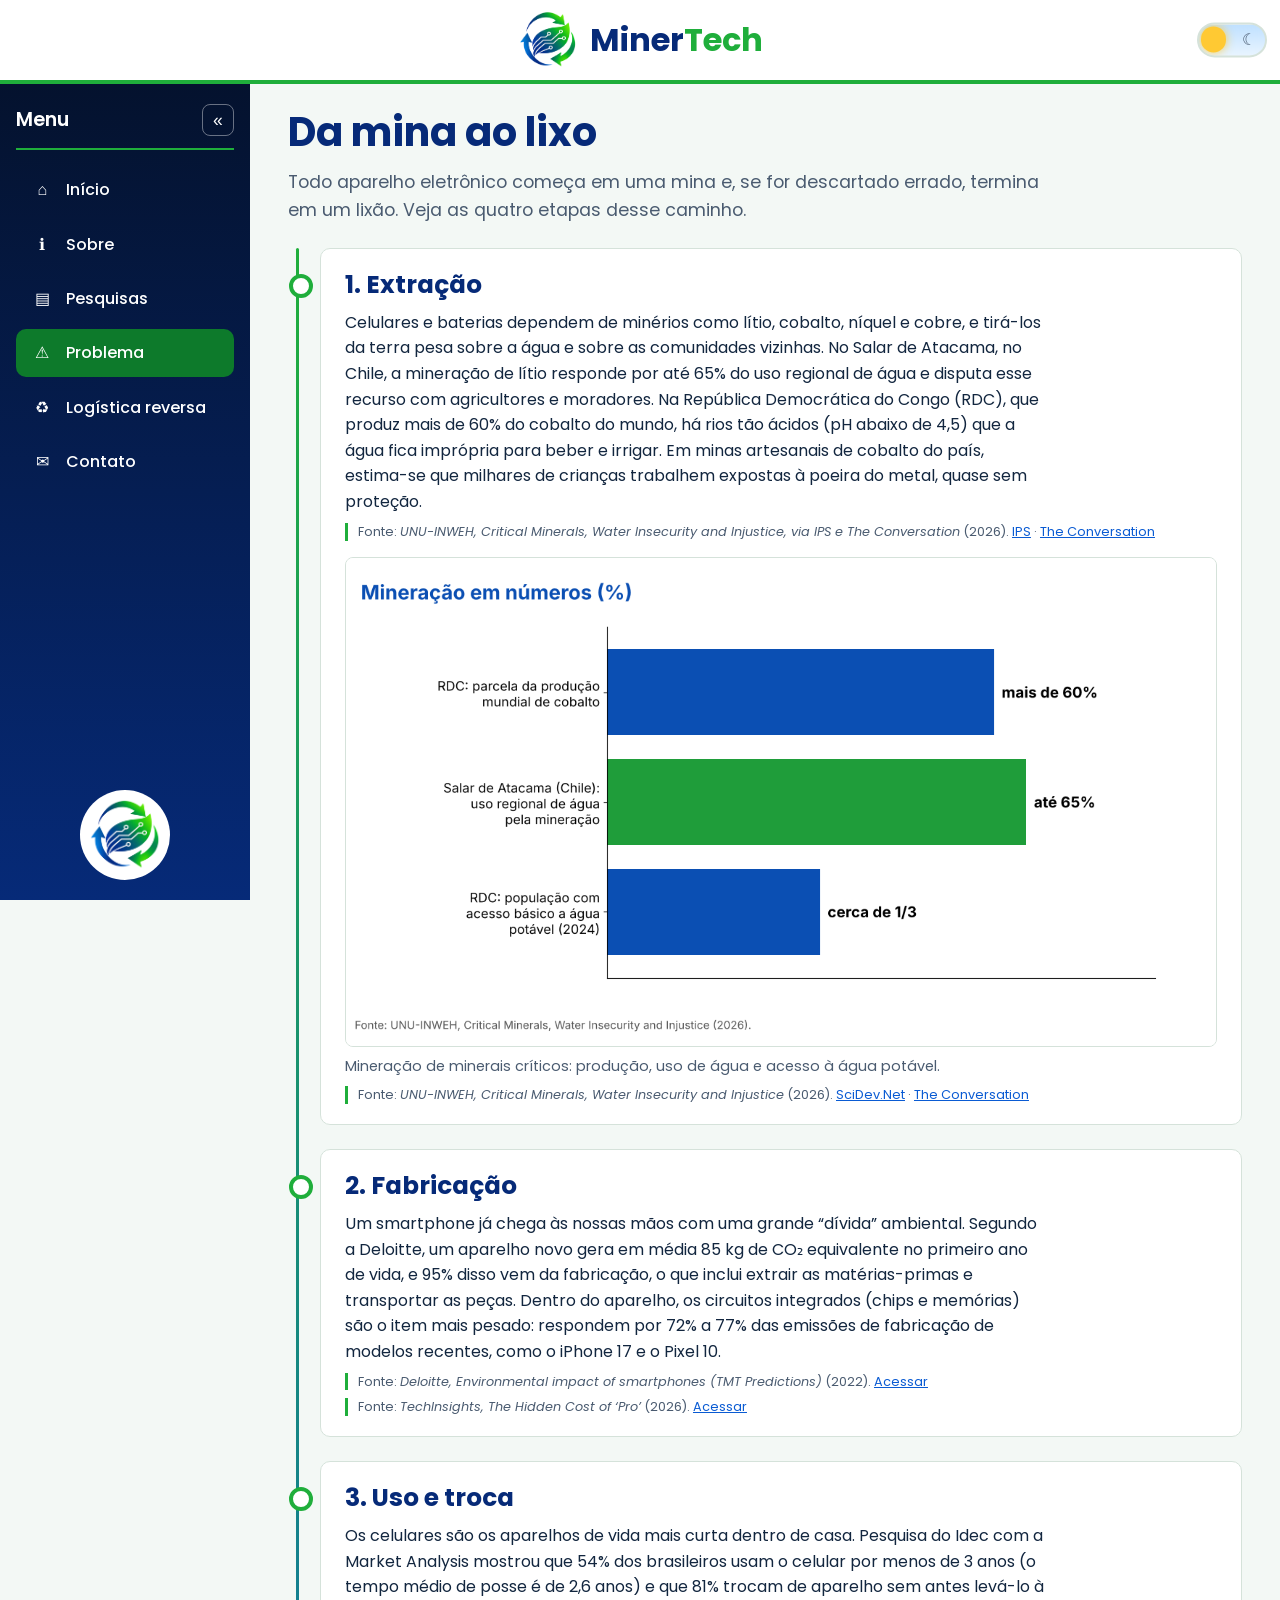
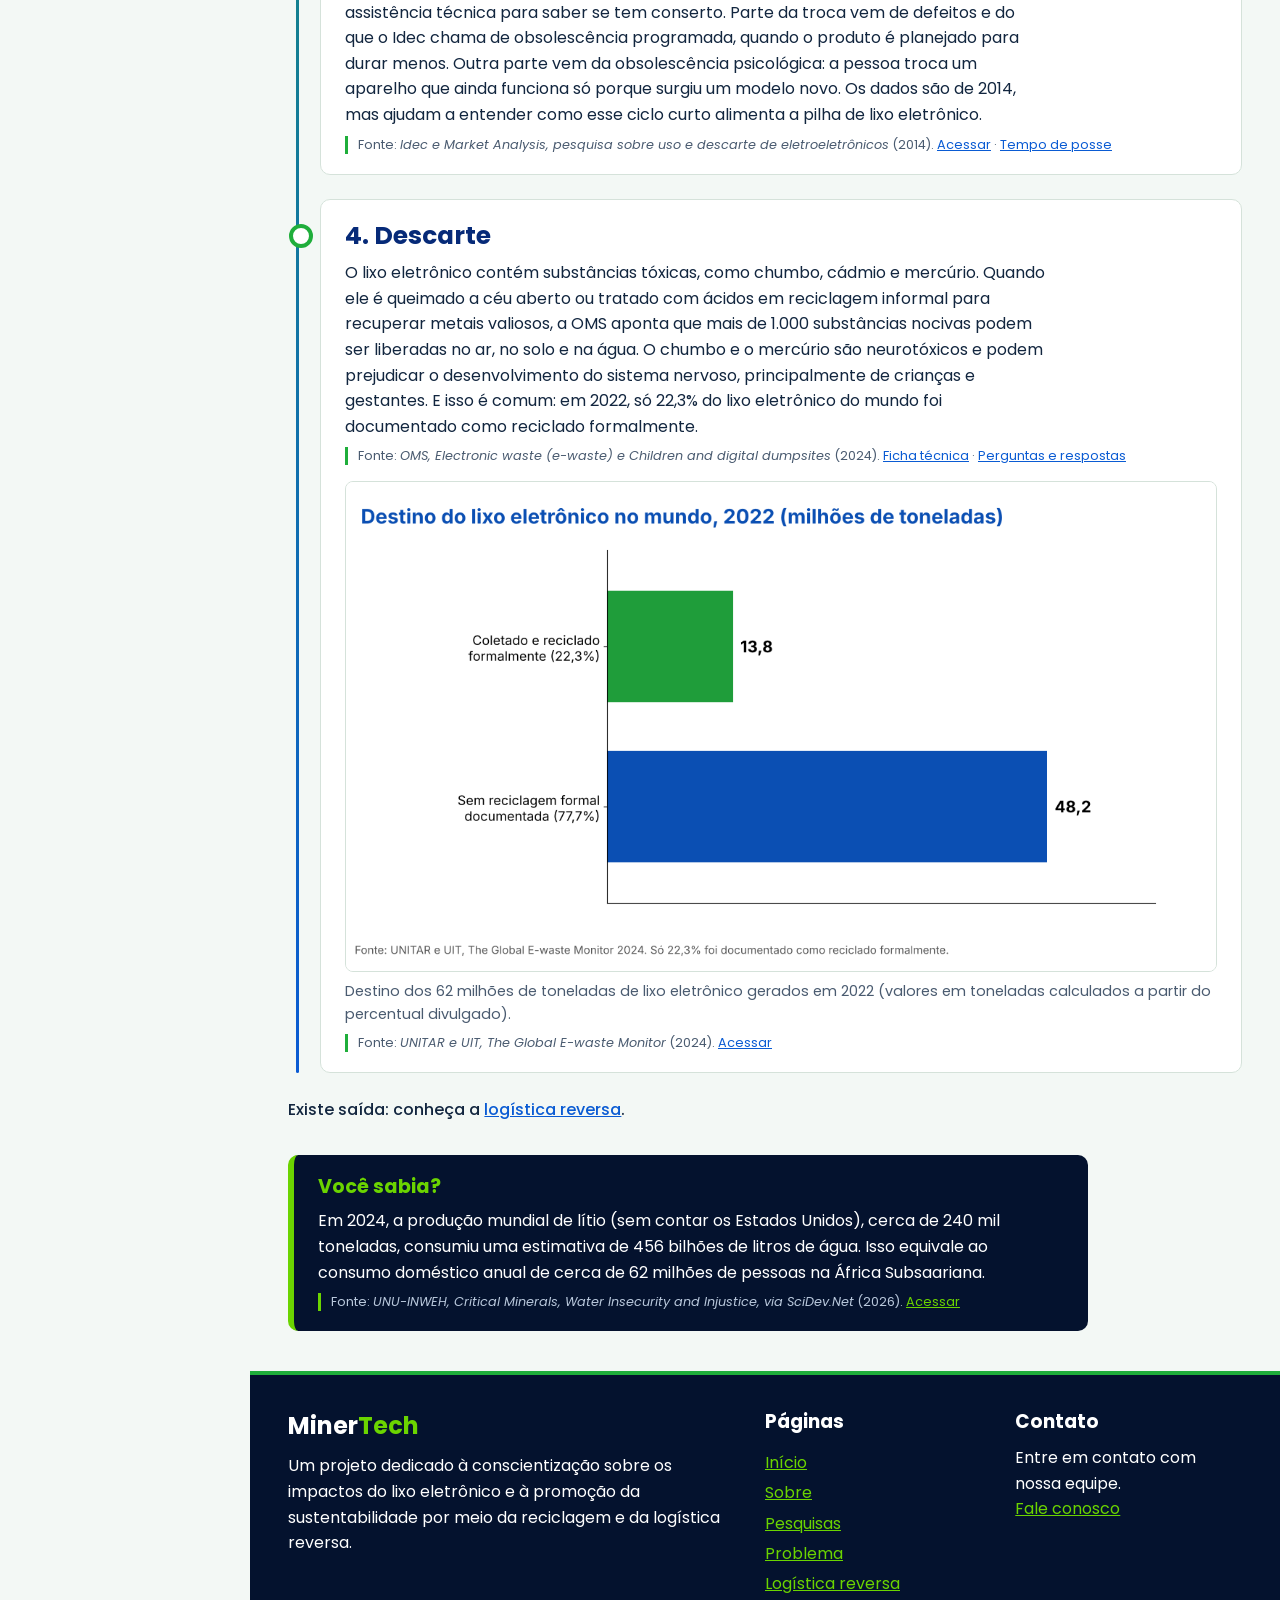
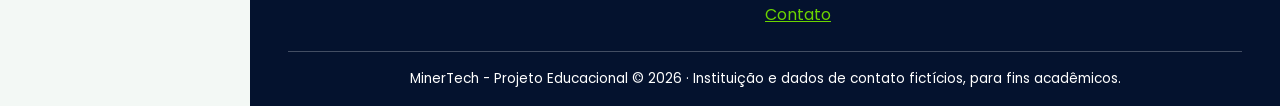
<file: problema.html>
<!DOCTYPE html>
<html lang="pt-br">
<head>
    <meta charset="UTF-8">
    <meta name="viewport" content="width=device-width, initial-scale=1.0">
    <title>MinerTech | Problema</title>
    <meta name="description" content="Da mina ao lixo: o caminho dos minérios até o lixo eletrônico.">
    <link rel="preconnect" href="https://fonts.googleapis.com">
    <link rel="preconnect" href="https://fonts.gstatic.com" crossorigin>
    <link href="https://fonts.googleapis.com/css2?family=Poppins:wght@400;500;600;700&display=swap" rel="stylesheet">
    <link rel="icon" type="image/png" href="imagens/favicon-32x32.png">
    <link rel="stylesheet" href="CSS/style.css">
    <script src="JavaScript/dado.js" defer></script>
    <script src="JavaScript/script.js" defer></script>
</head>
<body>

<header class="cabecalho">
    <button class="botao-menu" type="button" aria-label="Abrir menu" aria-expanded="false" aria-controls="menu-lateral">☰</button>
    <a href="index.html" class="marca">
        <img src="imagens/logo.png" alt="Logotipo MinerTech" class="logo">
        <span class="nome-site">Miner<span>Tech</span></span>
    </a>
</header>

<aside class="menu-lateral" id="menu-lateral">
    <div class="menu-topo">
        <h2 class="menu-titulo">Menu</h2>
        <button class="botao-recolher" type="button" aria-label="Recolher menu" aria-expanded="true" aria-controls="menu-lateral">«</button>
    </div>
    <nav class="menu" aria-label="Navegação principal">
            <a href="index.html"><span class="icone" aria-hidden="true">⌂</span><span class="texto">Início</span></a>
            <a href="sobre.html"><span class="icone" aria-hidden="true">ℹ</span><span class="texto">Sobre</span></a>
            <a href="pesquisas.html"><span class="icone" aria-hidden="true">▤</span><span class="texto">Pesquisas</span></a>
            <a href="problema.html" class="ativo" aria-current="page"><span class="icone" aria-hidden="true">⚠</span><span class="texto">Problema</span></a>
            <a href="logistica_reversa.html"><span class="icone" aria-hidden="true">♻</span><span class="texto">Logística reversa</span></a>
            <a href="contato.html"><span class="icone" aria-hidden="true">✉</span><span class="texto">Contato</span></a>
    </nav>
    <img src="imagens/logo.png" alt="" class="logo-menu">
</aside>

<main>
    <h1 class="titulo-pagina">Da mina ao lixo</h1>
    <p class="introducao">Todo aparelho eletrônico começa em uma mina e, se for descartado errado, termina em um lixão. Veja as quatro etapas desse caminho.</p>

    <ol class="linha-tempo">
        <li>
            <article class="etapa" id="extracao">
                <h2>1. Extração</h2>
                <p data-texto="etapa-extracao"></p>
                <small class="fonte">Fonte: <cite>UNU-INWEH, Critical Minerals, Water Insecurity and Injustice, via IPS e The Conversation</cite> (2026). <a href="https://www.ipsnews.net/2026/04/clean-energy-digital-technologies-are-coming-at-a-human-cost-un-report-warns/" target="_blank" rel="noopener">IPS</a> · <a href="https://theafricanmirror.africa/sustainability/the-race-to-mine-critical-minerals-for-ai-and-clean-energy-is-creating-sacrifice-zones-that-harm-water-and-health-of-worlds-poor/" target="_blank" rel="noopener">The Conversation</a></small>
                <figure class="infografico">
                    <img src="imagens/infografico-extracao.png" alt="Gráfico de barras sobre a mineração: a RDC responde por mais de 60% da produção mundial de cobalto, a mineração usa até 65% da água da região do Salar de Atacama, no Chile, e cerca de um terço da população da RDC tem acesso básico a água potável.">
                    <figcaption>Mineração de minerais críticos: produção, uso de água e acesso à água potável. <small class="fonte">Fonte: <cite>UNU-INWEH, Critical Minerals, Water Insecurity and Injustice</cite> (2026). <a href="https://www.scidev.net/global/news/rush-for-critical-minerals-harming-worlds-poorest/" target="_blank" rel="noopener">SciDev.Net</a> · <a href="https://theafricanmirror.africa/sustainability/the-race-to-mine-critical-minerals-for-ai-and-clean-energy-is-creating-sacrifice-zones-that-harm-water-and-health-of-worlds-poor/" target="_blank" rel="noopener">The Conversation</a></small></figcaption>
                </figure>
            </article>
        </li>
        <li>
            <article class="etapa" id="fabricacao">
                <h2>2. Fabricação</h2>
                <p data-texto="etapa-fabricacao"></p>
                <small class="fonte">Fonte: <cite>Deloitte, Environmental impact of smartphones (TMT Predictions)</cite> (2022). <a href="https://www2.deloitte.com/us/en/insights/industry/technology/technology-media-and-telecom-predictions/2022/environmental-impact-smartphones.html" target="_blank" rel="noopener">Acessar</a></small>
                <small class="fonte">Fonte: <cite>TechInsights, The Hidden Cost of ‘Pro’</cite> (2026). <a href="https://techinsights.com/ja/node/61218" target="_blank" rel="noopener">Acessar</a></small>
            </article>
        </li>
        <li>
            <article class="etapa" id="uso">
                <h2>3. Uso e troca</h2>
                <p data-texto="etapa-uso"></p>
                <small class="fonte">Fonte: <cite>Idec e Market Analysis, pesquisa sobre uso e descarte de eletroeletrônicos</cite> (2014). <a href="https://idec.org.br/node/7846" target="_blank" rel="noopener">Acessar</a> · <a href="https://idec.org.br/print/24609" target="_blank" rel="noopener">Tempo de posse</a></small>
            </article>
        </li>
        <li>
            <article class="etapa" id="descarte">
                <h2>4. Descarte</h2>
                <p data-texto="etapa-descarte"></p>
                <small class="fonte">Fonte: <cite>OMS, Electronic waste (e-waste) e Children and digital dumpsites</cite> (2024). <a href="https://www.who.int/news-room/fact-sheets/detail/electronic-waste-%28e-waste%29" target="_blank" rel="noopener">Ficha técnica</a> · <a href="https://www.who.int/news-room/q-a-detail/children-and-digital-dumpsites-e-waste-and-health" target="_blank" rel="noopener">Perguntas e respostas</a></small>
                <figure class="infografico">
                    <img src="imagens/infografico-descarte.png" alt="Gráfico de barras do destino do lixo eletrônico mundial em 2022: cerca de 13,8 milhões de toneladas coletadas e recicladas formalmente (22,3%) e cerca de 48,2 milhões sem reciclagem formal documentada (77,7%).">
                    <figcaption>Destino dos 62 milhões de toneladas de lixo eletrônico gerados em 2022 (valores em toneladas calculados a partir do percentual divulgado). <small class="fonte">Fonte: <cite>UNITAR e UIT, The Global E-waste Monitor</cite> (2024). <a href="https://www.itu.int/en/mediacentre/pages/pr-2024-03-20-e-waste-recycling.aspx" target="_blank" rel="noopener">Acessar</a></small></figcaption>
                </figure>
            </article>
        </li>
    </ol>

    <p class="chamada">Existe saída: conheça a <a href="logistica_reversa.html">logística reversa</a>.</p>

    <aside class="curiosidade" id="curiosidade">
        <h2>Você sabia?</h2>
        <p data-texto="problema-curiosidade"></p>
        <small class="fonte">Fonte: <cite>UNU-INWEH, Critical Minerals, Water Insecurity and Injustice, via SciDev.Net</cite> (2026). <a href="https://www.scidev.net/global/news/rush-for-critical-minerals-harming-worlds-poorest/" target="_blank" rel="noopener">Acessar</a></small>
    </aside>
</main>

<footer class="rodape">
    <section class="rodape-info">
        <h2>Miner<span>Tech</span></h2>
        <p>Um projeto dedicado à conscientização sobre os impactos do lixo eletrônico e à promoção da sustentabilidade por meio da reciclagem e da logística reversa.</p>
    </section>
    <nav class="rodape-nav" aria-label="Navegação do rodapé">
        <h3>Páginas</h3>
        <a href="index.html">Início</a>
        <a href="sobre.html">Sobre</a>
        <a href="pesquisas.html">Pesquisas</a>
        <a href="problema.html">Problema</a>
        <a href="logistica_reversa.html">Logística reversa</a>
        <a href="contato.html">Contato</a>
    </nav>
    <section class="rodape-contato">
        <h3>Contato</h3>
        <p>Entre em contato com nossa equipe.</p>
        <a href="contato.html">Fale conosco</a>
    </section>
    <p class="rodape-final">MinerTech - Projeto Educacional © <time datetime="2026">2026</time> · Instituição e dados de contato fictícios, para fins acadêmicos.</p>
</footer>

</body>
</html>
</file>
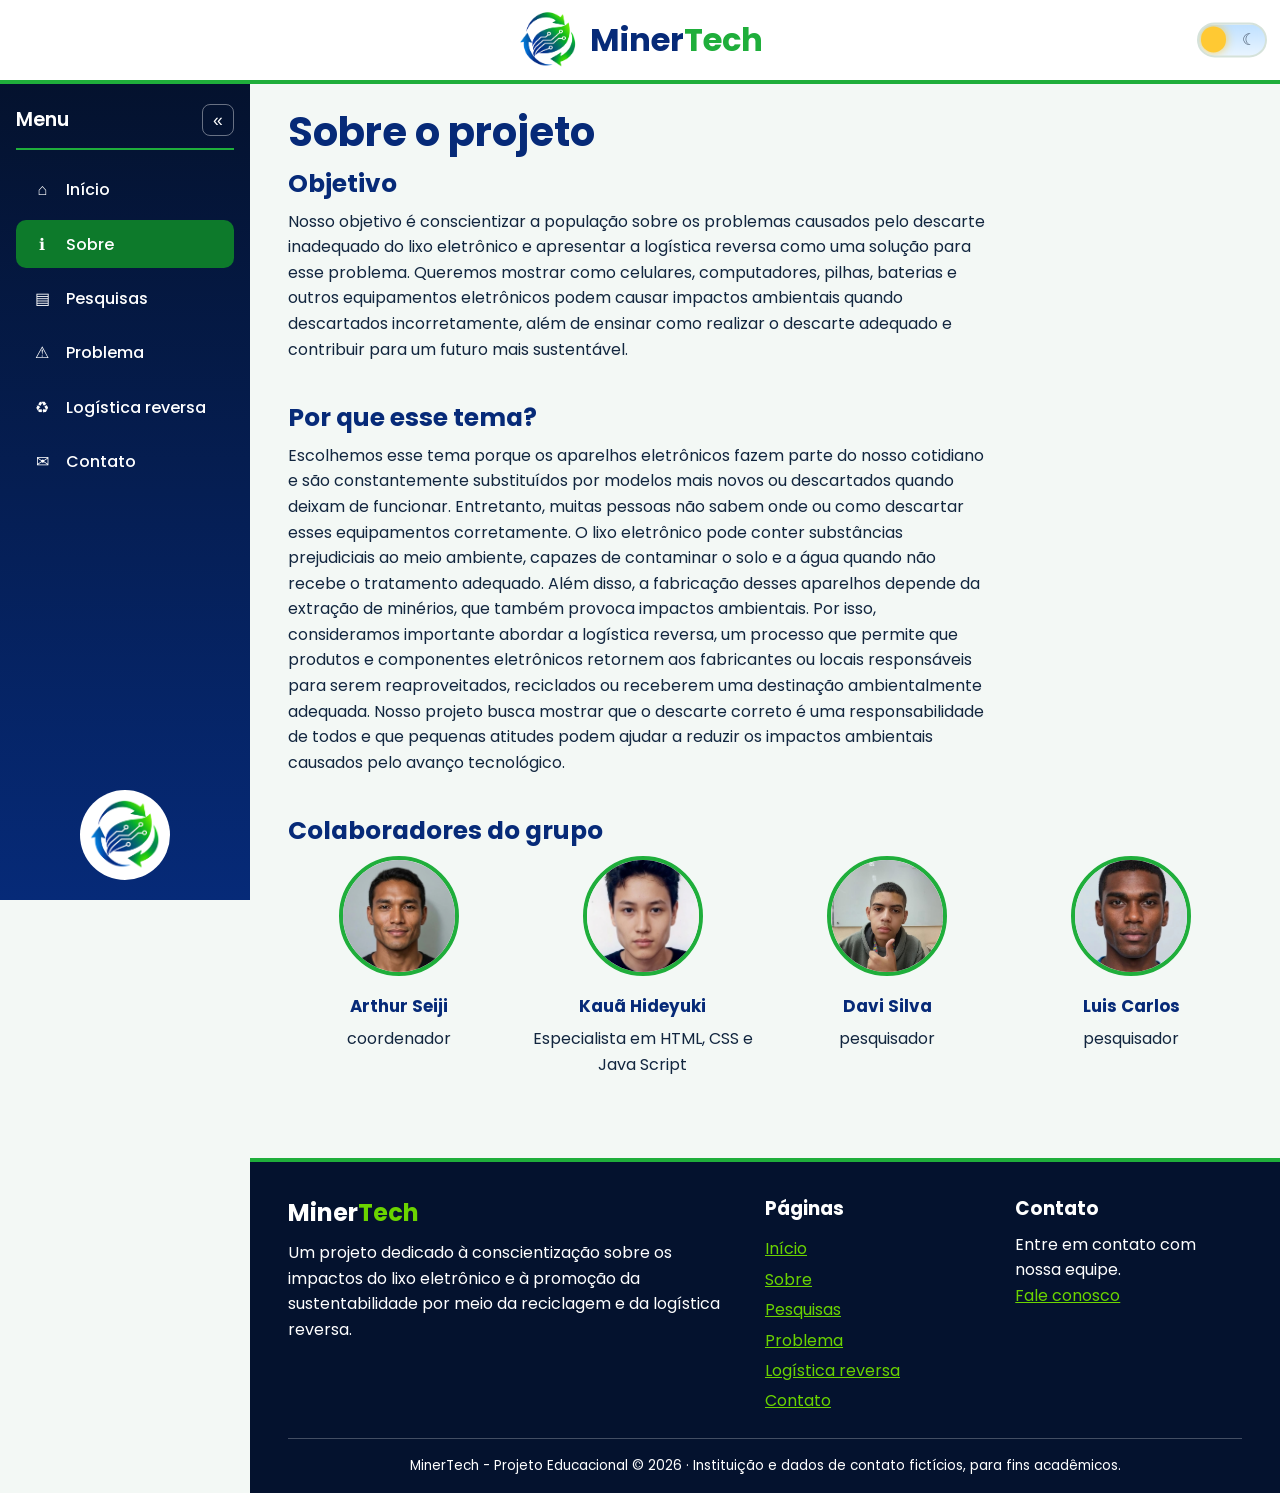
<file: sobre.html>
<!DOCTYPE html>
<html lang="pt-br">
<head>
    <meta charset="UTF-8">
    <meta name="viewport" content="width=device-width, initial-scale=1.0">
    <title>MinerTech | Sobre</title>
    <meta name="description" content="Conheça o projeto MinerTech, seu objetivo e o grupo.">
    <link rel="preconnect" href="https://fonts.googleapis.com">
    <link rel="preconnect" href="https://fonts.gstatic.com" crossorigin>
    <link href="https://fonts.googleapis.com/css2?family=Poppins:wght@400;500;600;700&display=swap" rel="stylesheet">
    <link rel="icon" type="image/png" href="imagens/favicon-32x32.png">
    <link rel="stylesheet" href="CSS/style.css">
    <script src="JavaScript/dado.js" defer></script>
    <script src="JavaScript/script.js" defer></script>
</head>
<body>

<header class="cabecalho">
    <button class="botao-menu" type="button" aria-label="Abrir menu" aria-expanded="false" aria-controls="menu-lateral">☰</button>
    <a href="index.html" class="marca">
        <img src="imagens/logo.png" alt="Logotipo MinerTech" class="logo">
        <span class="nome-site">Miner<span>Tech</span></span>
    </a>
</header>

<aside class="menu-lateral" id="menu-lateral">
    <div class="menu-topo">
        <h2 class="menu-titulo">Menu</h2>
        <button class="botao-recolher" type="button" aria-label="Recolher menu" aria-expanded="true" aria-controls="menu-lateral">«</button>
    </div>
    <nav class="menu" aria-label="Navegação principal">
            <a href="index.html"><span class="icone" aria-hidden="true">⌂</span><span class="texto">Início</span></a>
            <a href="sobre.html" class="ativo" aria-current="page"><span class="icone" aria-hidden="true">ℹ</span><span class="texto">Sobre</span></a>
            <a href="pesquisas.html"><span class="icone" aria-hidden="true">▤</span><span class="texto">Pesquisas</span></a>
            <a href="problema.html"><span class="icone" aria-hidden="true">⚠</span><span class="texto">Problema</span></a>
            <a href="logistica_reversa.html"><span class="icone" aria-hidden="true">♻</span><span class="texto">Logística reversa</span></a>
            <a href="contato.html"><span class="icone" aria-hidden="true">✉</span><span class="texto">Contato</span></a>
    </nav>
    <img src="imagens/logo.png" alt="" class="logo-menu">
</aside>

<main>
    <h1 class="titulo-pagina">Sobre o projeto</h1>

    <section id="objetivo">
        <article>
            <h2>Objetivo</h2>
            <p data-texto="sobre-objetivo"></p>
        </article>
    </section>

    <section id="justificativa">
        <article>
            <h2>Por que esse tema?</h2>
            <p data-texto="sobre-justificativa"></p>
            
        </article>
    </section>

    <section id="integrantes">
        <h2>Colaboradores do grupo</h2>
        <div class="integrantes">
            <article class="integrante"><figure><img src="imagens/integrante-4.jpg" alt="Foto do seijinho" width="120" height="120"><figcaption><h3>Arthur Seiji</h3><p>coordenador</p></figcaption></figure></article>
            <article class="integrante"><figure><img src="imagens/integrante-1.jpg" alt="Foto do hideyuki" width="120" height="120"><figcaption><h3>Kauã Hideyuki</h3><p>Especialista em HTML, CSS e Java Script</p></figcaption></figure></article>
            <article class="integrante"><figure><img src="imagens/integrante-3.jpg" alt="Foto do davi" width="120" height="120"><figcaption><h3>Davi Silva</h3><p>pesquisador</p></figcaption></figure></article>
            <article class="integrante"><figure><img src="imagens/integrante-2.jpg" alt="Foto do luis" width="120" height="120"><figcaption><h3>Luis Carlos</h3><p>pesquisador</p></figcaption></figure></article>
        </div>
    </section>

</main>

<footer class="rodape">
    <section class="rodape-info">
        <h2>Miner<span>Tech</span></h2>
        <p>Um projeto dedicado à conscientização sobre os impactos do lixo eletrônico e à promoção da sustentabilidade por meio da reciclagem e da logística reversa.</p>
    </section>
    <nav class="rodape-nav" aria-label="Navegação do rodapé">
        <h3>Páginas</h3>
        <a href="index.html">Início</a>
        <a href="sobre.html">Sobre</a>
        <a href="pesquisas.html">Pesquisas</a>
        <a href="problema.html">Problema</a>
        <a href="logistica_reversa.html">Logística reversa</a>
        <a href="contato.html">Contato</a>
    </nav>
    <section class="rodape-contato">
        <h3>Contato</h3>
        <p>Entre em contato com nossa equipe.</p>
        <a href="contato.html">Fale conosco</a>
    </section>
    <p class="rodape-final">MinerTech - Projeto Educacional © <time datetime="2026">2026</time> · Instituição e dados de contato fictícios, para fins acadêmicos.</p>
</footer>

</body>
</html>
</file>
<file: CSS/style.css>
/* ===== MinerTech: azul e verde, abertura escura e páginas claras ===== */
:root {
    --noite: #04122e;
    --azul-escuro: #062a78;
    --azul: #0a5bd3;
    --verde: #1fae3b;
    --verde-escuro: #0d7a2b;
    --verde-claro: #6bd400;
    --fundo: #f3f8f5;
    --papel: #fff;
    --texto: #12263f;
    --texto-suave: #4a5b70;
    --linha: #d5e2da;
    --altura-cabecalho: 84px;
    --largura-menu: 250px;
    --titulo: var(--azul-escuro);
    --destaque: var(--azul);
    --link: var(--azul);
    --verde-texto: var(--verde-escuro);
    --campo-bg: #fff;
    --campo-borda: #b9c9d6;
    --aviso-bg: #fff8e1;
    --aviso-texto: #4a3b00;
    --retorno-bg: #e7f7ea;
    --retorno-texto: #0d4a1c;
    --erro: #b71c1c;
    color-scheme: light;
}

* { margin: 0; padding: 0; box-sizing: border-box; }
html { scroll-behavior: smooth; }

body {
    font-family: "Poppins", Arial, sans-serif;
    line-height: 1.6;
    color: var(--texto);
    background: var(--fundo);
    display: grid;
    grid-template-columns: var(--largura-menu) minmax(0, 1fr);
    grid-template-rows: var(--altura-cabecalho) 1fr auto;
    grid-template-areas:
        "cabecalho cabecalho"
        "menu      principal"
        "menu      rodape";
    min-height: 100vh;
    transition: grid-template-columns .25s ease;
}

a { color: var(--link); }
a:focus-visible, button:focus-visible, input:focus-visible, select:focus-visible,
textarea:focus-visible, img[role="button"]:focus-visible { outline: 3px solid var(--verde-claro); outline-offset: 2px; }

/* ===== Cabeçalho ===== */
.cabecalho {
    grid-area: cabecalho;
    position: sticky; top: 0; z-index: 20;
    display: flex; justify-content: center; align-items: center;
    background: var(--papel);
    border-bottom: 4px solid var(--verde);
}
.marca { display: flex; align-items: center; gap: .75rem; text-decoration: none; }
.logo { height: 60px; width: auto; }
.nome-site { font-size: 2rem; font-weight: 700; color: var(--titulo); }
.nome-site span { color: var(--verde); }
.botao-menu {
    display: none; position: absolute; left: 1rem;
    font-size: 1.6rem; background: none; border: 0; color: var(--titulo); cursor: pointer;
}

/* ===== Menu lateral ===== */
.menu-lateral {
    grid-area: menu;
    position: sticky; top: var(--altura-cabecalho); align-self: start;
    height: calc(100vh - var(--altura-cabecalho));
    display: flex; flex-direction: column;
    padding: 1.25rem 1rem;
    background: linear-gradient(180deg, var(--noite), var(--azul-escuro));
    color: #fff;
    overflow: hidden;
}
.menu-topo {
    display: flex; align-items: center; justify-content: space-between;
    padding-bottom: .75rem; margin-bottom: 1rem;
    border-bottom: 2px solid var(--verde);
}
.menu-titulo { font-size: 1.2rem; font-weight: 600; }
.botao-recolher {
    width: 2rem; height: 2rem; border: 1px solid rgba(255,255,255,.4); border-radius: 8px;
    background: transparent; color: #fff; font-size: 1.1rem; cursor: pointer; transition: background .2s;
}
.botao-recolher:hover { background: rgba(255,255,255,.15); }
.menu { display: flex; flex-direction: column; gap: .4rem; }
.menu a {
    display: flex; align-items: center; gap: .75rem;
    padding: .7rem .9rem; border-radius: 10px;
    color: #fff; text-decoration: none; font-weight: 500;
    transition: background .2s;
}
.menu a:hover { background: rgba(255,255,255,.12); }
.menu a.ativo { background: var(--verde-escuro); }
.icone { width: 1.5rem; text-align: center; flex-shrink: 0; }
.logo-menu { width: 90px; margin: auto auto 0; background: #fff; border-radius: 50%; padding: 8px; }

/* Menu recolhido (só no computador) */
@media (min-width: 801px) {
    body.menu-recolhido { --largura-menu: 76px; }
    body.menu-recolhido .texto,
    body.menu-recolhido .menu-titulo,
    body.menu-recolhido .logo-menu { display: none; }
    body.menu-recolhido .menu-topo { justify-content: center; }
    body.menu-recolhido .botao-recolher { transform: rotate(180deg); }
    body.menu-recolhido .menu a { justify-content: center; padding: .7rem 0; }
}

/* ===== Conteúdo ===== */
main { grid-area: principal; padding: 1.5rem clamp(1rem, 3vw, 2.5rem) 2.5rem; min-width: 0; }
main > section, main > .secao-contato { margin-bottom: 2.5rem; }
main h2 { color: var(--titulo); font-size: 1.55rem; line-height: 1.25; margin-bottom: .6rem; }
main h3 { color: var(--destaque); font-size: 1.15rem; margin-bottom: .4rem; }
main p, main li { max-width: 70ch; }
.titulo-pagina { color: var(--titulo); font-size: clamp(1.8rem, 4vw, 2.5rem); line-height: 1.2; margin-bottom: .75rem; }
.introducao { color: var(--texto-suave); font-size: 1.1rem; margin-bottom: 1.5rem; }
.chamada { font-weight: 500; margin: 1.5rem 0; }

.botao {
    display: inline-block; margin-top: 1rem; padding: .8rem 1.4rem;
    background: var(--verde-claro); color: var(--noite);
    border: 0; border-radius: 8px;
    font: 600 1rem "Poppins", Arial, sans-serif; text-decoration: none; cursor: pointer;
    transition: background .2s, transform .2s;
}
.botao:hover { background: #fff; transform: translateY(-2px); }
.formulario .botao, form .botao { background: var(--verde-escuro); color: #fff; }
form .botao:hover { background: var(--azul); }

/* Abertura escura */
.destaque {
    min-height: min(70vh, 560px);
    display: flex; align-items: flex-end;
    padding: clamp(1.25rem, 4vw, 3rem);
    border-radius: 14px;
    background:
        linear-gradient(180deg, rgba(4,18,46,.35), rgba(4,18,46,.93)),
        url("../imagens/foto-chocante.jpg") center / cover,
        var(--noite);
    color: #fff;
}
.tema { max-width: 42rem; padding-left: 1.5rem; border-left: 6px solid var(--verde-claro); }
.tema h1 { font-size: clamp(2rem, 5vw, 3.4rem); line-height: 1.1; margin-bottom: 1rem; }
.tema p { color: #dbe7f5; font-size: 1.1rem; }

/* Números de impacto */
.numeros { display: grid; grid-template-columns: repeat(auto-fit, minmax(220px, 1fr)); gap: 1.25rem; margin: 2rem 0; }
.numero { background: var(--papel); border-left: 6px solid var(--verde); border-radius: 0 10px 10px 0; padding: 1.25rem 1.5rem; }
.numero strong { display: block; font-size: clamp(2.2rem, 4vw, 3.2rem); line-height: 1.05; color: var(--destaque); }

/* Cards */
.cards { display: grid; grid-template-columns: repeat(auto-fit, minmax(230px, 1fr)); gap: 1.25rem; }
.card {
    position: relative;
    background: var(--papel); border: 1px solid var(--linha); border-top: 5px solid var(--azul);
    border-radius: 10px; padding: 1.25rem;
    transition: transform .2s, border-top-color .2s;
}
.card:hover { transform: translateY(-4px); border-top-color: var(--verde); }
.card h2 a { color: inherit; text-decoration: none; }
.card h2 a::after { content: ""; position: absolute; inset: 0; }

/* Fontes (embaixo de cada informação) */
.fonte {
    display: block; margin-top: .5rem; padding-left: .6rem;
    border-left: 3px solid var(--verde);
    font-size: .8rem; line-height: 1.4; color: var(--texto-suave);
}

/* Curiosidade */
.curiosidade {
    max-width: 50rem; margin-top: 2rem; padding: 1.25rem 1.5rem;
    background: var(--noite); color: #fff;
    border-left: 6px solid var(--verde-claro); border-radius: 10px;
}
.curiosidade h2 { color: var(--verde-claro); font-size: 1.2rem; }
.curiosidade .fonte { color: #b9c8dc; border-left-color: var(--verde-claro); }
.curiosidade a { color: var(--verde-claro); }

/* Infográficos */
.infografico { margin-top: 1rem; }
.infografico img {
    display: block; width: 100%; max-width: 900px; height: auto;
    background: var(--papel); border: 1px solid var(--linha); border-radius: 8px; cursor: zoom-in;
}
.infografico figcaption { margin-top: .5rem; font-size: .9rem; color: var(--texto-suave); }
dialog.lightbox { border: 0; padding: 0; background: transparent; max-width: 94vw; max-height: 94vh; margin: auto; overflow: visible; }
dialog.lightbox::backdrop { background: rgba(4,18,46,.88); }
dialog.lightbox img { display: block; max-width: 94vw; max-height: 88vh; border-radius: 8px; background: #fff; }
dialog.lightbox .fechar { position: absolute; top: -2.5rem; right: 0; width: 2.2rem; height: 2.2rem; border: 0; border-radius: 50%; background: #fff; color: var(--noite); font-size: 1rem; cursor: pointer; }

/* Linha do tempo (Problema) */
.linha-tempo { list-style: none; position: relative; padding-left: 2rem; margin: 1.5rem 0; }
.linha-tempo::before { content: ""; position: absolute; left: .5rem; top: 0; bottom: 0; width: 3px; background: linear-gradient(var(--verde), var(--azul)); border-radius: 2px; }
.linha-tempo > li { position: relative; margin-bottom: 1.5rem; max-width: none; }
.linha-tempo > li::before { content: ""; position: absolute; left: -31px; top: 1.6rem; width: 16px; height: 16px; border-radius: 50%; background: var(--papel); border: 4px solid var(--verde); }
.etapa { background: var(--papel); border: 1px solid var(--linha); border-radius: 10px; padding: 1.25rem 1.5rem; }

/* Passo a passo (Logística reversa) */
.passos { list-style: none; counter-reset: passo; display: grid; grid-template-columns: repeat(auto-fit, minmax(200px, 1fr)); gap: 1rem; margin-top: 1rem; }
.passos li { counter-increment: passo; background: var(--papel); border: 1px solid var(--linha); border-radius: 10px; padding: 1rem; }
.passos li::before { content: counter(passo); display: grid; place-items: center; width: 2rem; height: 2rem; margin-bottom: .5rem; border-radius: 50%; background: var(--verde-escuro); color: #fff; font-weight: 700; }
.dicas { list-style: none; }
.dicas li { position: relative; padding: .6rem 0 .6rem 2rem; border-bottom: 1px solid var(--linha); }
.dicas li::before { content: "✓"; position: absolute; left: 0; color: var(--verde-texto); font-weight: 700; }

/* Integrantes */
.integrantes { display: grid; grid-template-columns: repeat(auto-fit, minmax(160px, 1fr)); gap: 1.5rem; }
.integrante figure { text-align: center; }
.integrante img { width: 120px; height: 120px; object-fit: cover; border-radius: 50%; background: var(--linha); border: 4px solid var(--verde); }
.integrante figcaption h3 { margin-top: .6rem; color: var(--titulo); font-size: 1.05rem; }

/* ===== Contato ===== */
.aviso-ficticio { background: var(--aviso-bg); color: var(--aviso-texto); border-left: 6px solid #e0a800; border-radius: 8px; padding: 1rem 1.25rem; margin-bottom: 1.5rem; }
.secao-contato { display: grid; grid-template-columns: minmax(0, 1.4fr) minmax(0, 1fr); gap: 2rem; align-items: start; }
.bloco-formulario, .bloco-info { background: var(--papel); border: 1px solid var(--linha); border-radius: 12px; padding: 1.5rem; }
.campo { margin-bottom: 1rem; border: 0; }
.campo label, .campo legend { display: block; font-weight: 500; margin-bottom: .25rem; }
input[type="text"], input[type="email"], input[type="tel"], input[type="date"], select, textarea {
    width: 100%; padding: .65rem .8rem; border: 2px solid var(--campo-borda); border-radius: 8px;
    font: inherit; color: var(--texto); background: var(--campo-bg);
}
input:focus, select:focus, textarea:focus { border-color: var(--azul); }
.opcao-radio, .campo-checkbox { display: flex; align-items: center; gap: .5rem; margin-bottom: .3rem; }
.opcao-radio input, .campo-checkbox input { width: auto; }
.opcao-radio label, .campo-checkbox label { margin: 0; font-weight: 400; }
[aria-invalid="true"] { border-color: var(--erro); }
.erro { color: var(--erro); font-size: .85rem; margin-top: .25rem; }
.retorno { margin-top: 1rem; padding: .8rem 1rem; background: var(--retorno-bg); color: var(--retorno-texto); border-left: 6px solid var(--verde-escuro); border-radius: 8px; }
.retorno[hidden] { display: none; }
.bloco-info address { font-style: normal; line-height: 1.8; margin-bottom: 1rem; }
.bloco-info h3 { margin-top: 1rem; }
.horarios dt { font-weight: 600; }
.horarios dd { margin: 0 0 .5rem; }
.bloco-info iframe { border-radius: 8px; }

/* ===== Rodapé ===== */
.rodape {
    grid-area: rodape;
    display: grid; grid-template-columns: 2fr 1fr 1fr; gap: 1.5rem;
    padding: 2rem clamp(1rem, 3vw, 2.5rem) 1rem;
    background: var(--noite); color: #fff;
    border-top: 4px solid var(--verde);
}
.rodape h2, .rodape h3 { margin-bottom: .5rem; }
.rodape h2 span { color: var(--verde-claro); }
.rodape a { color: var(--verde-claro); }
.rodape-nav { display: flex; flex-direction: column; gap: .3rem; }
.rodape-final { grid-column: 1 / -1; text-align: center; font-size: .85rem; padding-top: 1rem; border-top: 1px solid rgba(255,255,255,.25); }

/* ===== Aparecer ao rolar (classe adicionada pelo JS) ===== */
.revelar { opacity: 0; transform: translateY(14px); transition: opacity .6s ease, transform .6s ease; }
.revelar.visivel { opacity: 1; transform: none; }

/* ===== Celular ===== */
@media (max-width: 800px) {
    :root { --altura-cabecalho: 70px; }
    body {
        grid-template-columns: minmax(0, 1fr);
        grid-template-rows: var(--altura-cabecalho) auto 1fr auto;
        grid-template-areas: "cabecalho" "menu" "principal" "rodape";
    }
    .botao-menu { display: block; }
    .nome-site { font-size: 1.5rem; }
    .logo { height: 46px; }
    .menu-lateral { display: none; position: static; height: auto; }
    body.menu-aberto .menu-lateral { display: flex; }
    .botao-recolher, .logo-menu { display: none; }
    .destaque { min-height: 380px; }
    .secao-contato { grid-template-columns: 1fr; }
    .rodape { grid-template-columns: 1fr; }
}

@media (prefers-reduced-motion: reduce) {
    html { scroll-behavior: auto; }
    body, .card, .botao, .revelar { transition: none; }
    .revelar { opacity: 1; transform: none; }
}

/* ===== Tema escuro (ativado pelo botão sol/lua) ===== */
:root[data-tema="escuro"] {
    color-scheme: dark;
    --fundo: #0b1420; --papel: #132033; --texto: #e4ecf7; --texto-suave: #a9b8cb; --linha: #27384f;
    --titulo: #dbe8ff; --destaque: #7fb8ff; --link: #7fb8ff; --verde-texto: #6bd400;
    --campo-bg: #0e1a2b; --campo-borda: #3a506b;
    --aviso-bg: #3a2f08; --aviso-texto: #ffe9a8;
    --retorno-bg: #0f3a1c; --retorno-texto: #c9f2d3;
    --erro: #ff8a80;
}
:root[data-tema="escuro"] .cabecalho .logo { background: #fff; border-radius: 50%; padding: 4px; }
/* transição suave só durante a troca de tema */
.trocando-tema, .trocando-tema * { transition: background-color .35s ease, color .35s ease, border-color .35s ease !important; }

/* ===== Botão de tema: interruptor sol / lua no canto do cabeçalho ===== */
.alternar-tema {
    position: absolute; right: .8rem; top: 50%; transform: translateY(-50%);
    width: 4.4rem; height: 2.2rem; padding: 0 .55rem;
    display: flex; align-items: center; justify-content: space-between;
    border: 2px solid var(--linha); border-radius: 999px; overflow: hidden; cursor: pointer;
    background: linear-gradient(#bfe0ff, #e8f4ff);
    font: 1rem/1 "Segoe UI Symbol", "Apple Symbols", sans-serif;
    transition: background .3s;
}
.alternar-tema .sol { color: #ffd54a; }
.alternar-tema .lua { color: #4a5b70; }
.alternar-tema .bola {
    position: absolute; top: 2px; left: 2px; width: 1.6rem; height: 1.6rem; border-radius: 50%;
    background: #ffc933; box-shadow: 0 0 10px rgba(255,201,51,.85);
    transition: transform .3s ease, background .3s, box-shadow .3s;
}
:root[data-tema="escuro"] .alternar-tema { background: linear-gradient(#04122e, #0c2a5c); }
:root[data-tema="escuro"] .alternar-tema .bola {
    transform: translateX(calc(2.8rem - 8px));
    background: radial-gradient(circle at 35% 35%, #fff, #cfd9e8 70%); box-shadow: 0 0 8px rgba(207,217,232,.6);
}

/* ===== Botão de voltar ao topo: círculo com seta e anel de progresso ===== */
.voltar-topo {
    position: fixed; right: 1.25rem; bottom: 1.25rem; z-index: 30;
    width: 3.2rem; height: 3.2rem; padding: 0; border: 0; border-radius: 50%; cursor: pointer;
    display: grid; place-items: center;
    background: conic-gradient(var(--verde-claro) calc(var(--progresso, 0) * 1%), var(--linha) 0);
    box-shadow: 0 4px 14px rgba(0,0,0,.3);
    opacity: 0; visibility: hidden; transform: translateY(12px);
    transition: opacity .3s, transform .3s, visibility .3s;
}
.voltar-topo.mostrar { opacity: 1; visibility: visible; transform: none; }
.voltar-topo::before { content: ""; position: absolute; inset: 4px; border-radius: 50%; background: var(--noite); }
.voltar-topo svg { position: relative; width: 1.3rem; height: 1.3rem; stroke: var(--verde-claro); transition: transform .2s; }
.voltar-topo:hover svg { transform: translateY(-3px); }

@media (max-width: 800px) {
    .alternar-tema { right: .6rem; }
    .voltar-topo { right: 1rem; bottom: 1rem; }
}
@media (prefers-reduced-motion: reduce) {
    .alternar-tema, .alternar-tema .bola, .voltar-topo, .voltar-topo svg { transition: none; }
}

/* ===== Filtro por tema (Pesquisas) ===== */
section[hidden] { display: none; }
.filtro { margin: 0 0 2rem; }
main .filtro-titulo { font-weight: 600; color: var(--titulo); margin-bottom: .6rem; }
.filtro-botoes { display: flex; flex-wrap: wrap; gap: .75rem; }
.filtro-botao {
    padding: .6rem 1.2rem; border: 2px solid var(--linha); border-radius: 999px;
    background: var(--papel); color: var(--texto);
    font: 500 1rem "Poppins", Arial, sans-serif; cursor: pointer;
    transition: background .2s, color .2s, border-color .2s;
}
.filtro-botao:hover { border-color: var(--azul); }
.filtro-botao[aria-pressed="true"] { background: var(--azul-escuro); border-color: var(--azul-escuro); color: #fff; }

/* ===== Quiz ===== */
.quiz-caixa { max-width: 860px; background: var(--papel); border: 1px solid var(--linha); border-radius: 12px; padding: 1.5rem; }
.quiz-progresso { font-size: .95rem; color: var(--texto-suave); margin-bottom: 1rem; }
.quiz-grupo { border: 0; padding: 0; margin: 0; min-width: 0; }
.quiz-pergunta { display: block; padding: 0; margin-bottom: 1rem; font-size: 1.35rem; font-weight: 700; line-height: 1.4; color: var(--titulo); }
.quiz-opcao {
    display: flex; align-items: center; gap: .75rem;
    margin-bottom: .75rem; padding: .85rem 1rem;
    border: 2px solid var(--linha); border-radius: 8px; cursor: pointer;
    transition: border-color .2s, background .2s;
}
.quiz-opcao:hover { border-color: var(--azul); }
.quiz-opcao input { width: auto; flex: none; }
.quiz-opcao.certa { background: var(--retorno-bg); border-color: var(--verde); }
.quiz-opcao.errada { background: var(--errado-bg); border-color: var(--erro); }
.quiz-opcao:has(input:disabled) { cursor: default; }
.quiz-aviso { margin-top: 1rem; max-width: none; }
.quiz-aviso.acertou { color: var(--verde-texto); }
.quiz-aviso.errou { color: var(--erro); }
.quiz-retorno .fonte { margin-bottom: 1rem; }
.botao-escuro { background: var(--verde-escuro); color: #fff; }
.botao-escuro:hover { background: var(--azul); color: #fff; }
.quiz-resultado { margin-bottom: .75rem; font-size: 2rem; }
.quiz-melhor { color: var(--texto-suave); }
:root { --errado-bg: #fdecea; }
:root[data-tema="escuro"] { --errado-bg: #3d1717; }
.quiz-grupo + .quiz-grupo { margin-top: 1.5rem; }
.quiz-resultado-texto { margin-top: 1rem; font-weight: 600; color: var(--titulo); }

/* ===== Busca (bloco na página Início) ===== */
.so-leitor { position: absolute; width: 1px; height: 1px; overflow: hidden; clip: rect(0 0 0 0); white-space: nowrap; }
.bloco-busca { margin-bottom: 2.5rem; }
.busca { display: flex; flex-wrap: wrap; align-items: center; gap: 1rem; max-width: 860px; margin: 1rem 0 1.25rem; }
.busca input[type="search"] {
    flex: 1 1 260px; min-width: 0; padding: .85rem 1.2rem;
    border: 2px solid var(--campo-borda); border-radius: 999px;
    font: inherit; color: var(--texto); background: var(--campo-bg);
}
.busca input[type="search"]:focus { border-color: var(--azul); }
.busca .botao { margin-top: 0; }
.busca-resumo { color: var(--texto-suave); margin-bottom: 1rem; }
.resultados { list-style: none; max-width: 860px; background: var(--papel); border: 1px solid var(--linha); border-radius: 10px; }
.resultados:empty { display: none; }
.resultados li { max-width: none; padding: 1rem 1.25rem; border-bottom: 1px solid var(--linha); }
.resultados li:last-child { border-bottom: 0; }
.resultados p { max-width: none; }
.resultado-cabeca { margin-bottom: .25rem; }
.resultado-cabeca a { font-weight: 700; color: var(--link); }
.resultado-pagina { font-size: .9rem; color: var(--texto-suave); }
.resultado-trecho { color: var(--texto-suave); }
mark { background: #ffe58a; color: #12263f; border-radius: 3px; padding: 0 .1em; }
</file>
